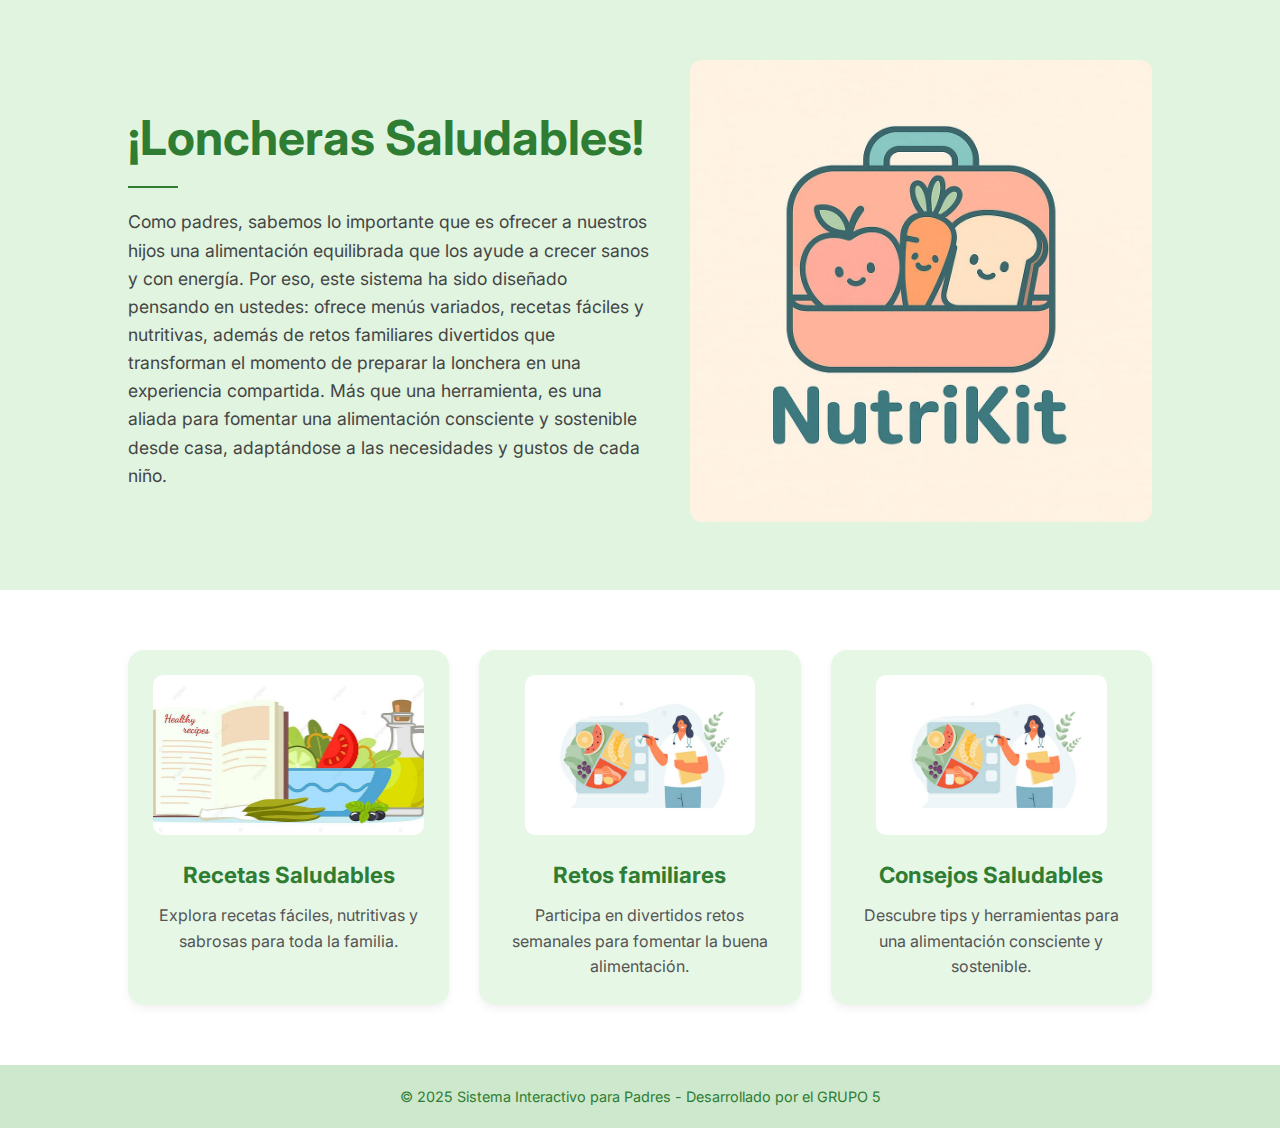
<file: index.html>
<!DOCTYPE html>
<html lang="es">
<head>
  <meta charset="UTF-8">
  <meta name="viewport" content="width=device-width, initial-scale=1.0">
  <title>Sistema Interactivo para Padres</title>
  <link rel="stylesheet" href="estilos.css">
  <link rel="preconnect" href="https://fonts.googleapis.com">
  <link rel="preconnect" href="https://fonts.gstatic.com" crossorigin>
  <link href="https://fonts.googleapis.com/css2?family=Inter:wght@400;700&display=swap" rel="stylesheet">
</head>
<body>

  <!-- Introducción -->
  <section class="introduccion">
    <div class="intro-texto">
      <h1>¡Loncheras Saludables!</h1>
      <hr>
      <p>
        Como padres, sabemos lo importante que es ofrecer a nuestros hijos una alimentación equilibrada que los ayude 
        a crecer sanos y con energía. Por eso, este sistema ha sido diseñado pensando en ustedes: ofrece menús variados, 
        recetas fáciles y nutritivas, además de retos familiares divertidos que transforman el momento de preparar la lonchera en
        una experiencia compartida. Más que una herramienta, es una aliada para fomentar una alimentación consciente y sostenible 
        desde casa, adaptándose a las necesidades y gustos de cada niño.
      </p>
    </div>
    <div class="intro-imagen">
      <img src="img/logo.jpeg" alt="Familia feliz preparando alimentos">
    </div>
  </section>

  <!-- Sección de tarjetas -->
  <section class="contenedor-tarjetas">
    <!-- Tarjeta 1 -->
    <a href="recetas.html" class="tarjeta">
      <img src="img/recetas.jpg" alt="Recetas Saludables">
      <h2>Recetas Saludables</h2>
      <p>Explora recetas fáciles, nutritivas y sabrosas para toda la familia.</p>
    </a>

    <!-- Tarjeta 2 -->
    <a href="retos.html" class="tarjeta">
      <img src="img/consejos.jpg" alt="Retos familiares">
      <h2>Retos familiares</h2>
      <p>Participa en divertidos retos semanales para fomentar la buena alimentación.</p>
    </a>

    <!-- Tarjeta 3 -->
    <a href="consejos.html" class="tarjeta">
      <img src="img/consejos.jpg" alt="Recetas Saludables">
      <h2>Consejos Saludables</h2>
      <p>Descubre tips y herramientas para una alimentación consciente y sostenible.</p>
    </a>
  </section>

  <!-- Pie de página -->
  <footer>
    <p>© 2025 Sistema Interactivo para Padres - Desarrollado por el GRUPO 5</p>
  </footer>

</body>
</html>
</file>
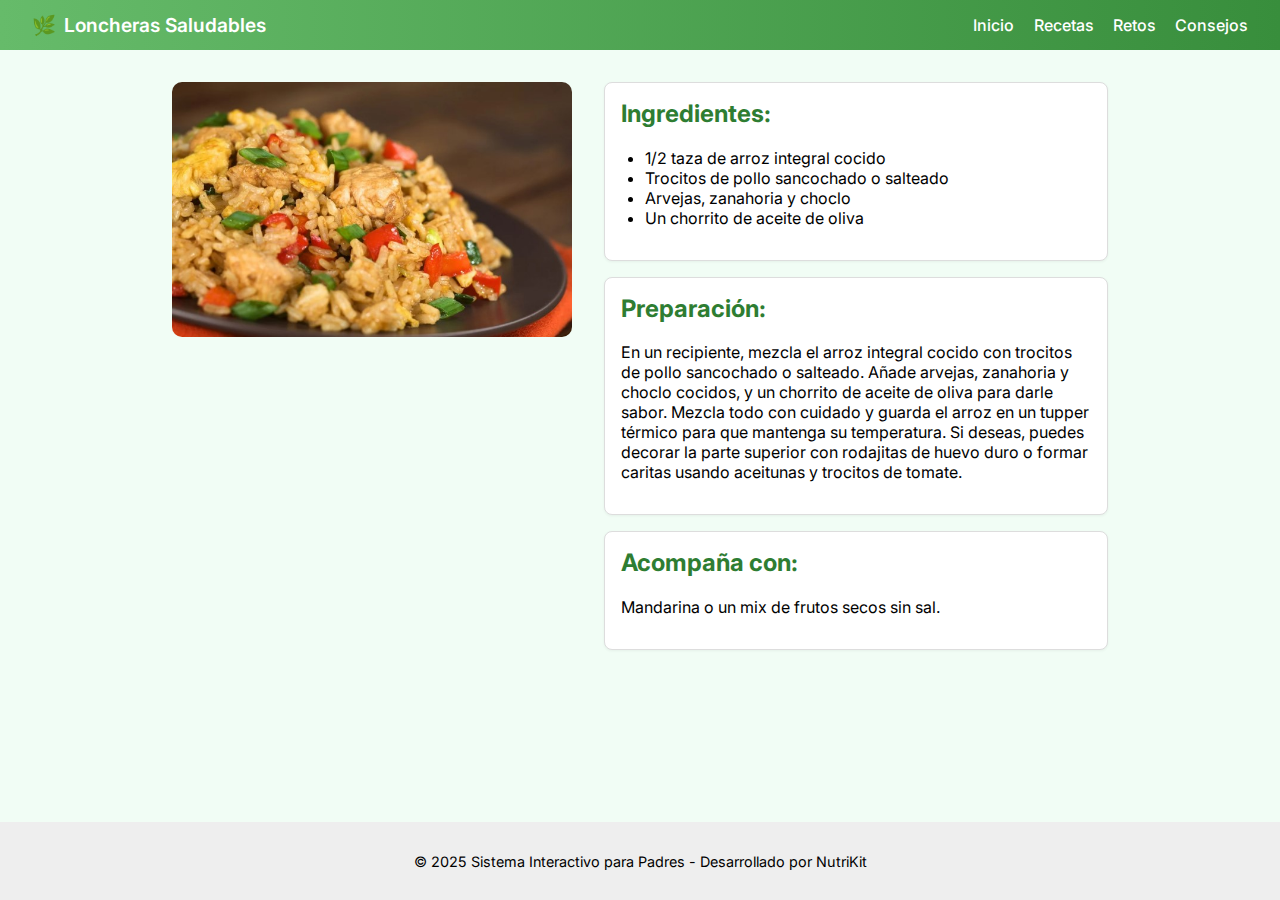
<file: arrozconpollo.html>
<!DOCTYPE html>
<html lang="es">
<head>
  <meta charset="UTF-8" />
  <meta name="viewport" content="width=device-width, initial-scale=1.0"/>
  <title>Arroz con pollo</title>
  <link href="https://fonts.googleapis.com/css2?family=Inter:wght@400;600&display=swap" rel="stylesheet">
  <style>
    * {
      box-sizing: border-box;
    }

    body {
      font-family: 'Inter', sans-serif;
      margin: 0;
      padding: 0;
      background-color: #f1fdf5;
      display: flex;
      flex-direction: column;
      min-height: 100vh;
    }

    /* NAVBAR */
    nav {
      background: linear-gradient(to right, #66bb6a, #388e3c);
      color: white;
      padding: 0.8rem 2rem;
      display: flex;
      justify-content: space-between;
      align-items: center;
    }

    nav .logo {
      display: flex;
      align-items: center;
      font-size: 1.2rem;
      font-weight: 600;
    }

    nav .logo::before {
      content: "🌿";
      margin-right: 0.5rem;
    }

    nav ul {
      list-style: none;
      display: flex;
      gap: 1.2rem;
      margin: 0;
      padding: 0;
    }

    nav ul li a {
      color: white;
      text-decoration: none;
      font-weight: 500;
      transition: color 0.3s;
    }

    nav ul li a:hover {
      color: #dcedc8;
    }

    /* CONTENIDO DE RECETA */
    .receta-contenido {
      display: flex;
      flex-direction: row;
      align-items: flex-start;
      gap: 2rem;
      padding: 2rem;
      max-width: 1000px;
      margin: auto;
      flex: 1;
    }

    .receta-contenido img {
      width: 45%;
      max-width: 400px;
      max-height: 400px;
      border-radius: 10px;
      object-fit: cover;
    }

    .receta-info {
      flex: 1;
      display: flex;
      flex-direction: column;
      gap: 1rem;
    }

    .recuadro {
      background-color: #fff;
      border: 1px solid #ddd;
      padding: 1rem;
      border-radius: 8px;
      box-shadow: 0 1px 3px rgba(0,0,0,0.05);
    }

    .recuadro h2 {
      margin-top: 0;
      color: #2e7d32;
    }

    ul {
      padding-left: 1.5rem;
    }

    /* FOOTER */
    footer {
      background-color: #eee;
      text-align: center;
      padding: 1rem;
      font-size: 0.9rem;
    }

    @media screen and (max-width: 768px) {
      .receta-contenido {
        flex-direction: column;
        align-items: center;
      }

      .receta-contenido img {
        width: 100%;
        max-height: 300px;
      }

      nav {
        flex-direction: column;
        gap: 0.5rem;
      }

      nav ul {
        flex-wrap: wrap;
        justify-content: center;
      }
    }
  </style>
</head>
<body>

  <!-- NAVBAR -->
  <nav>
    <div class="logo">Loncheras Saludables</div>
    <ul>
      <li><a href="index.html">Inicio</a></li>
      <li><a href="recetas.html">Recetas</a></li>
      <li><a href="retos.html">Retos</a></li>
      <li><a href="consejos.html">Consejos</a></li>
    </ul>
  </nav>

  <!-- CONTENIDO DE LA RECETA -->
  <main class="receta-contenido">
    <img src="img/recetas/arroz.jpg" alt="Muffins" />

    <div class="receta-info">
      <div class="recuadro">
        <h2>Ingredientes:</h2>
        <ul>
          <li>1/2 taza de arroz integral cocido</li>
          <li>Trocitos de pollo sancochado o salteado</li>
          <li>Arvejas, zanahoria y choclo</li>
          <li>Un chorrito de aceite de oliva</li>
        </ul>
      </div>

      <div class="recuadro">
        <h2>Preparación:</h2>
        <p>
          En un recipiente, mezcla el arroz integral cocido con trocitos de 
          pollo sancochado o salteado. Añade arvejas, zanahoria y choclo cocidos, 
          y un chorrito de aceite de oliva para darle sabor. Mezcla todo con cuidado 
          y guarda el arroz en un tupper térmico para que mantenga su temperatura. Si 
          deseas, puedes decorar la parte superior con rodajitas de huevo duro o formar 
          caritas usando aceitunas y trocitos de tomate.
        </p>
      </div>

      <div class="recuadro">
        <h2>Acompaña con:</h2>
        <p>
          Mandarina o un mix de frutos secos sin sal.
        </p>
      </div>
    </div>
  </main>

  <!-- FOOTER -->
  <footer>
    <p>© 2025 Sistema Interactivo para Padres - Desarrollado por NutriKit</p>
  </footer>

</body>
</html>
</file>
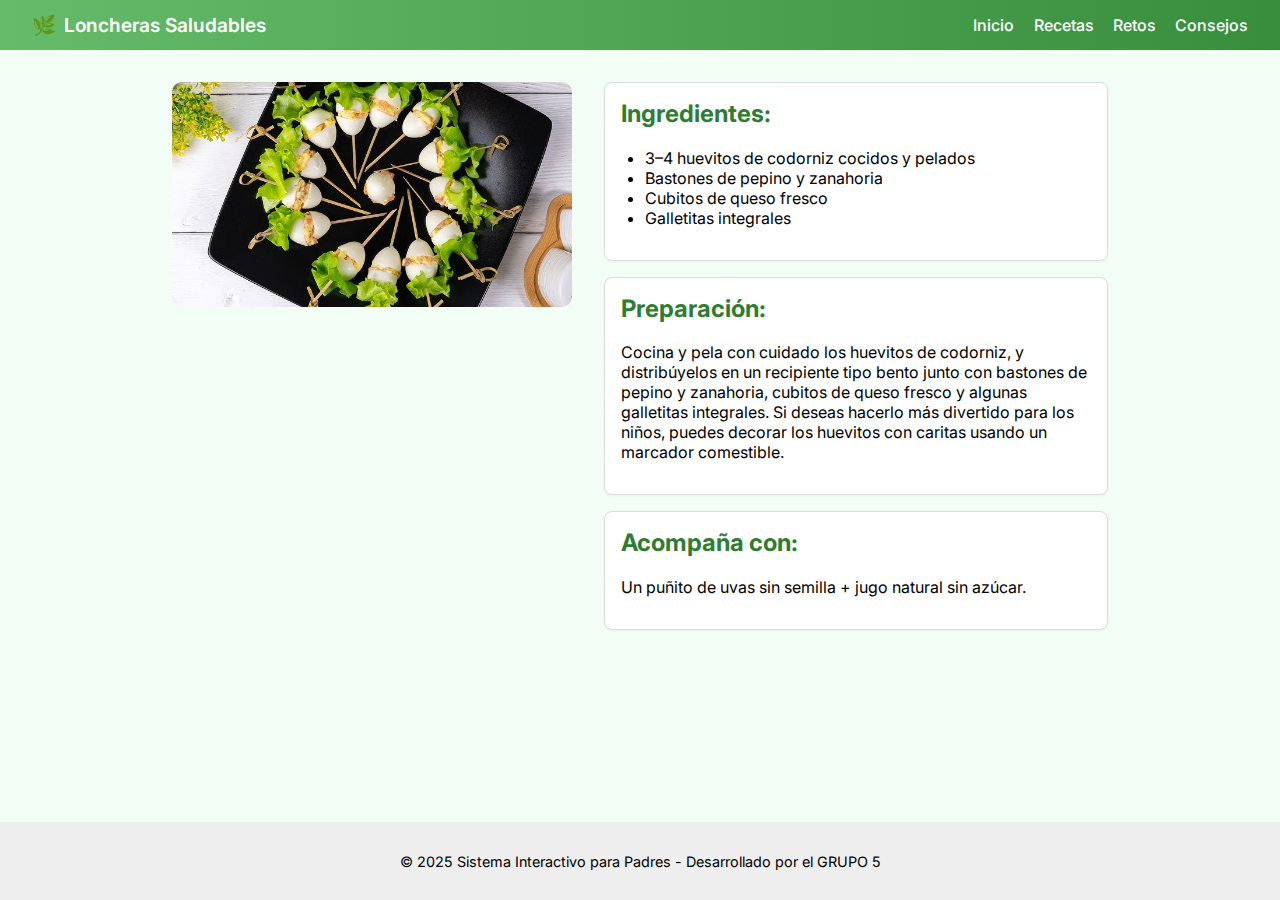
<file: bentocodorniz.html>
<!DOCTYPE html>
<html lang="es">
<head>
  <meta charset="UTF-8" />
  <meta name="viewport" content="width=device-width, initial-scale=1.0"/>
  <title>Bento de codorniz</title>
  <link href="https://fonts.googleapis.com/css2?family=Inter:wght@400;600&display=swap" rel="stylesheet">
  <style>
    * {
      box-sizing: border-box;
    }

    body {
      font-family: 'Inter', sans-serif;
      margin: 0;
      padding: 0;
      background-color: #f1fdf5;
      display: flex;
      flex-direction: column;
      min-height: 100vh;
    }

    /* NAVBAR */
    nav {
      background: linear-gradient(to right, #66bb6a, #388e3c);
      color: white;
      padding: 0.8rem 2rem;
      display: flex;
      justify-content: space-between;
      align-items: center;
    }

    nav .logo {
      display: flex;
      align-items: center;
      font-size: 1.2rem;
      font-weight: 600;
    }

    nav .logo::before {
      content: "🌿";
      margin-right: 0.5rem;
    }

    nav ul {
      list-style: none;
      display: flex;
      gap: 1.2rem;
      margin: 0;
      padding: 0;
    }

    nav ul li a {
      color: white;
      text-decoration: none;
      font-weight: 500;
      transition: color 0.3s;
    }

    nav ul li a:hover {
      color: #dcedc8;
    }

    /* CONTENIDO DE RECETA */
    .receta-contenido {
      display: flex;
      flex-direction: row;
      align-items: flex-start;
      gap: 2rem;
      padding: 2rem;
      max-width: 1000px;
      margin: auto;
      flex: 1;
    }

    .receta-contenido img {
      width: 45%;
      max-width: 400px;
      max-height: 400px;
      border-radius: 10px;
      object-fit: cover;
    }

    .receta-info {
      flex: 1;
      display: flex;
      flex-direction: column;
      gap: 1rem;
    }

    .recuadro {
      background-color: #fff;
      border: 1px solid #ddd;
      padding: 1rem;
      border-radius: 8px;
      box-shadow: 0 1px 3px rgba(0,0,0,0.05);
    }

    .recuadro h2 {
      margin-top: 0;
      color: #2e7d32;
    }

    ul {
      padding-left: 1.5rem;
    }

    /* FOOTER */
    footer {
      background-color: #eee;
      text-align: center;
      padding: 1rem;
      font-size: 0.9rem;
    }

    @media screen and (max-width: 768px) {
      .receta-contenido {
        flex-direction: column;
        align-items: center;
      }

      .receta-contenido img {
        width: 100%;
        max-height: 300px;
      }

      nav {
        flex-direction: column;
        gap: 0.5rem;
      }

      nav ul {
        flex-wrap: wrap;
        justify-content: center;
      }
    }
  </style>
</head>
<body>

  <!-- NAVBAR -->
  <nav>
    <div class="logo">Loncheras Saludables</div>
    <ul>
      <li><a href="index.html">Inicio</a></li>
      <li><a href="recetas.html">Recetas</a></li>
      <li><a href="retos.html">Retos</a></li>
      <li><a href="consejos.html">Consejos</a></li>
    </ul>
  </nav>

  <!-- CONTENIDO DE LA RECETA -->
  <main class="receta-contenido">
    <img src="img/recetas/bento.jpg" alt="Bento de Huevos de codorniz" />

    <div class="receta-info">
      <div class="recuadro">
        <h2>Ingredientes:</h2>
        <ul>
          <li>3–4 huevitos de codorniz cocidos y pelados</li>
          <li>Bastones de pepino y zanahoria</li>
          <li>Cubitos de queso fresco</li>
          <li>Galletitas integrales</li>
        </ul>
      </div>

      <div class="recuadro">
        <h2>Preparación:</h2>
        <p>
          Cocina y pela con cuidado los huevitos de codorniz, y distribúyelos en un recipiente 
          tipo bento junto con bastones de pepino y zanahoria, cubitos de queso fresco y algunas 
          galletitas integrales. Si deseas hacerlo más divertido para los niños, puedes decorar los 
          huevitos con caritas usando un marcador comestible.
        </p>
      </div>

      <div class="recuadro">
        <h2>Acompaña con:</h2>
        <p>
          Un puñito de uvas sin semilla + jugo natural sin azúcar.
        </p>
      </div>
    </div>
  </main>

  <!-- FOOTER -->
  <footer>
    <p>© 2025 Sistema Interactivo para Padres - Desarrollado por el GRUPO 5</p>
  </footer>

</body>
</html>
</file>
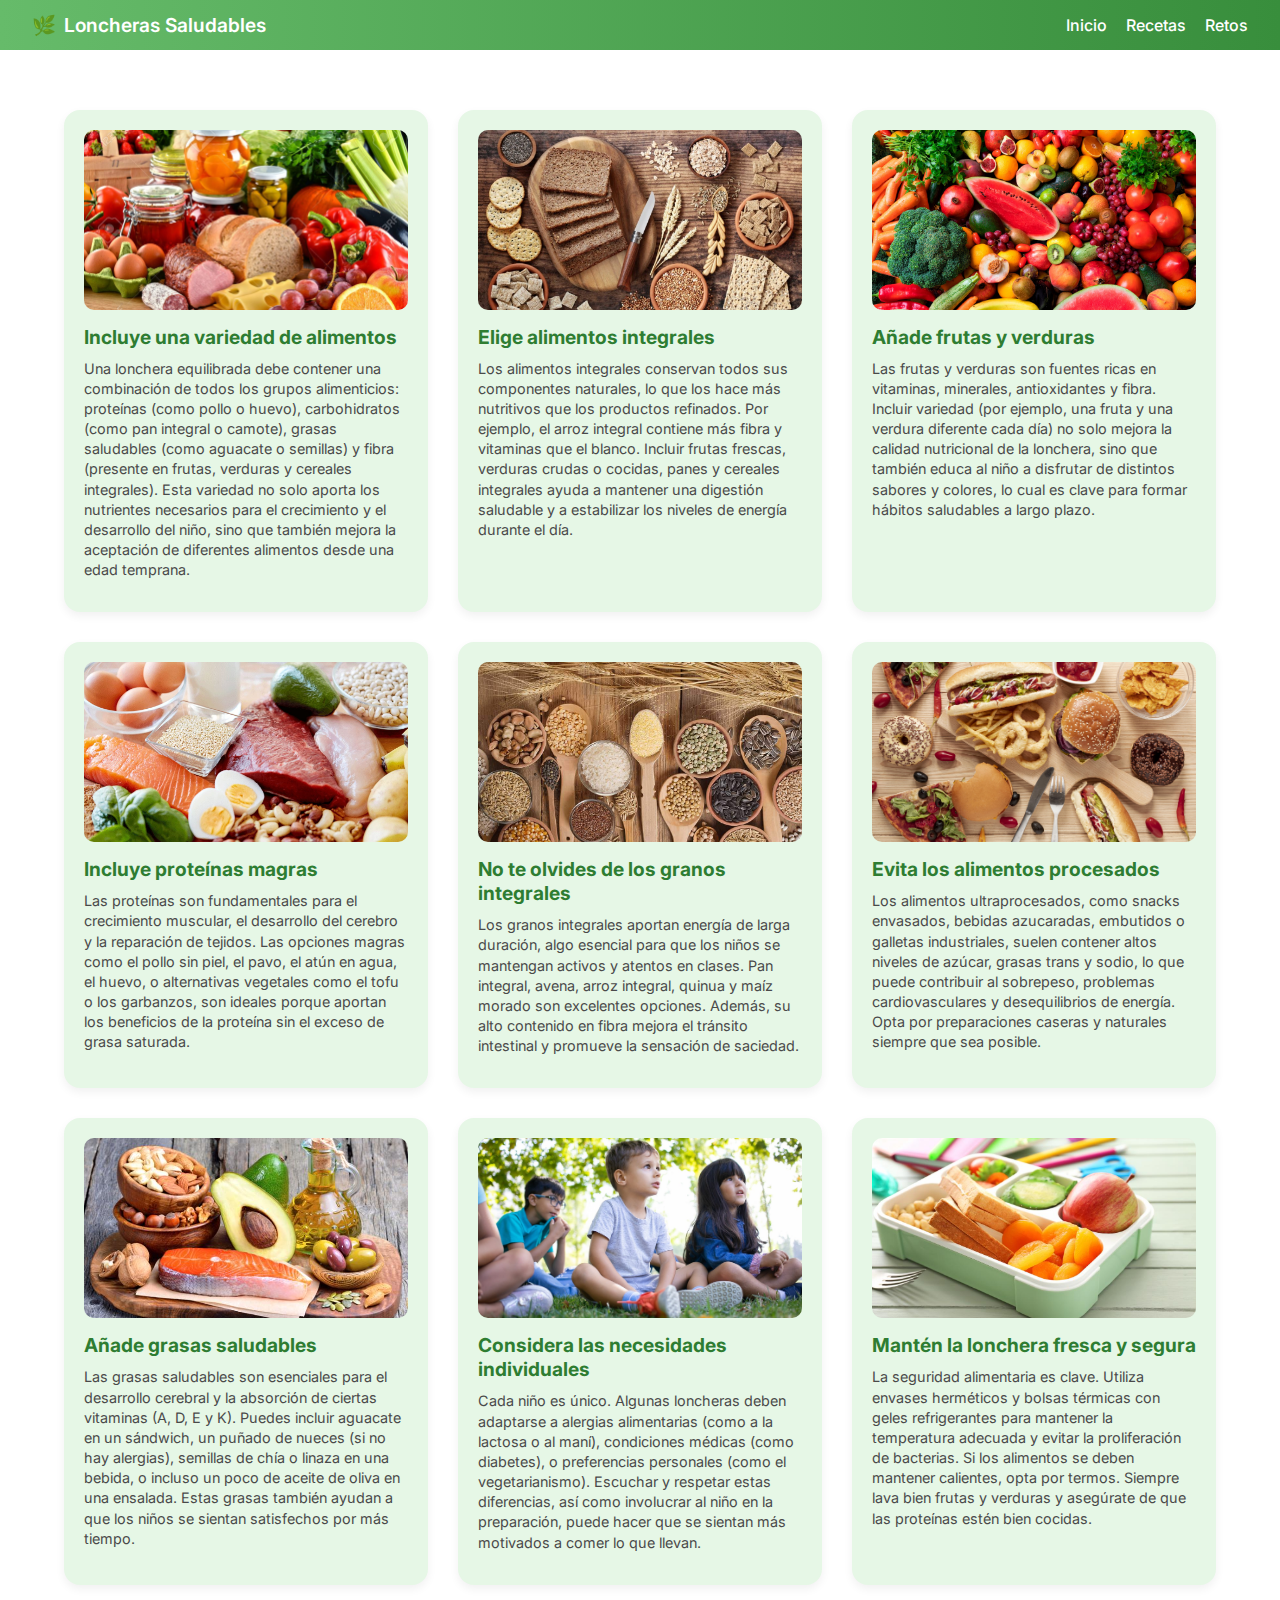
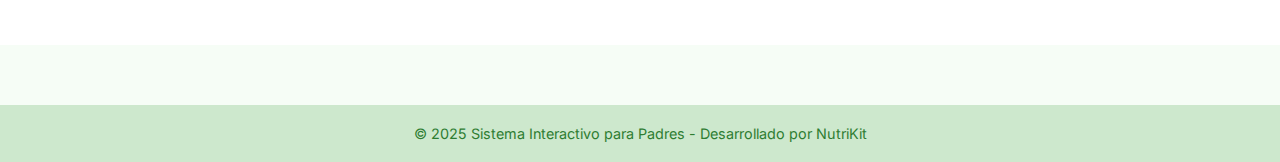
<file: consejos.html>
<!DOCTYPE html>
<html lang="es">
<head>
  <meta charset="UTF-8" />
  <meta name="viewport" content="width=device-width, initial-scale=1" />
  <title>Consejos Saludables</title>
  <link rel="stylesheet" href="stirecetas.css" />
  <link rel="preconnect" href="https://fonts.googleapis.com" />
  <link rel="preconnect" href="https://fonts.gstatic.com" crossorigin />
  <link href="https://fonts.googleapis.com/css2?family=Inter:wght@400;700&display=swap" rel="stylesheet" />
</head>
<body>
  
  <!-- NAVBAR -->
  <nav>
    <div class="logo">Loncheras Saludables</div>
    <ul>
      <li><a href="index.html">Inicio</a></li>
      <li><a href="recetas.html">Recetas</a></li>
      <li><a href="retos.html">Retos</a></li>
    </ul>
  </nav>

  <section class="recetas-container">

    <div class="receta">
      <img src="img/consejos/img1.jpg" alt="Hidratación adecuada" />
      <h2>Incluye una variedad de alimentos</h2>
      <p class="descripcion">
        Una lonchera equilibrada debe contener una combinación de todos los grupos alimenticios: 
        proteínas (como pollo o huevo), carbohidratos (como pan integral o camote), grasas saludables 
        (como aguacate o semillas) y fibra (presente en frutas, verduras y cereales integrales). Esta 
        variedad no solo aporta los nutrientes necesarios para el crecimiento y el desarrollo del niño, 
        sino que también mejora la aceptación de diferentes alimentos desde una edad temprana.
      </p>
    </div>

    <div class="receta">
      <img src="img/consejos/img2.jpg" alt="Loncheras coloridas" />
      <h2>Elige alimentos integrales</h2>
      <p class="descripcion">
        Los alimentos integrales conservan todos sus componentes naturales, lo que los hace más nutritivos 
        que los productos refinados. Por ejemplo, el arroz integral contiene más fibra y vitaminas que el blanco. 
        Incluir frutas frescas, verduras crudas o cocidas, panes y cereales integrales ayuda a mantener una digestión 
        saludable y a estabilizar los niveles de energía durante el día.
      </p>
    </div>

    <div class="receta">
      <img src="img/consejos/img3.jpg" alt="Planificación semanal" />
      <h2>Añade frutas y verduras</h2>
      <p class="descripcion">
        Las frutas y verduras son fuentes ricas en vitaminas, minerales, antioxidantes y fibra. Incluir variedad 
        (por ejemplo, una fruta y una verdura diferente cada día) no solo mejora la calidad nutricional de la lonchera, sino 
        que también educa al niño a disfrutar de distintos sabores y colores, lo cual es clave para formar hábitos saludables 
        a largo plazo.
      </p>
    </div>

    <div class="receta">
      <img src="img/consejos/img4.jpg" alt="Planificación semanal" />
      <h2>Incluye proteínas magras</h2>
      <p class="descripcion">
        Las proteínas son fundamentales para el crecimiento muscular, el desarrollo del cerebro y la reparación de tejidos. 
        Las opciones magras como el pollo sin piel, el pavo, el atún en agua, el huevo, o alternativas vegetales como el tofu 
        o los garbanzos, son ideales porque aportan los beneficios de la proteína sin el exceso de grasa saturada.
      </p>
    </div> 

    <div class="receta">
      <img src="img/consejos/img5.jpg" alt="Planificación semanal" />
      <h2>No te olvides de los granos integrales</h2>
      <p class="descripcion">
        Los granos integrales aportan energía de larga duración, algo esencial para que los 
        niños se mantengan activos y atentos en clases. Pan integral, avena, arroz integral, quinua 
        y maíz morado son excelentes opciones. Además, su alto contenido en fibra mejora el tránsito 
        intestinal y promueve la sensación de saciedad.
      </p>
    </div> 

    <div class="receta">
      <img src="img/consejos/img6.jpg" alt="Planificación semanal" />
      <h2>Evita los alimentos procesados</h2>
      <p class="descripcion">
        Los alimentos ultraprocesados, como snacks envasados, bebidas azucaradas, embutidos o galletas 
        industriales, suelen contener altos niveles de azúcar, grasas trans y sodio, lo que puede contribuir 
        al sobrepeso, problemas cardiovasculares y desequilibrios de energía. Opta por preparaciones caseras 
        y naturales siempre que sea posible.
      </p>
    </div> 

    <div class="receta">
      <img src="img/consejos/img7.jpg" alt="Planificación semanal" />
      <h2>Añade grasas saludables</h2>
      <p class="descripcion">
        Las grasas saludables son esenciales para el desarrollo cerebral y la absorción de ciertas vitaminas 
        (A, D, E y K). Puedes incluir aguacate en un sándwich, un puñado de nueces (si no hay alergias), semillas 
        de chía o linaza en una bebida, o incluso un poco de aceite de oliva en una ensalada. Estas grasas también 
        ayudan a que los niños se sientan satisfechos por más tiempo.
      </p>
    </div> 

    <div class="receta">
      <img src="img/consejos/img8.jpg" alt="Planificación semanal" />
      <h2>Considera las necesidades individuales</h2>
      <p class="descripcion">
        Cada niño es único. Algunas loncheras deben adaptarse a alergias alimentarias (como a la lactosa o al maní), 
        condiciones médicas (como diabetes), o preferencias personales (como el vegetarianismo). Escuchar y respetar 
        estas diferencias, así como involucrar al niño en la preparación, puede hacer que se sientan más motivados a 
        comer lo que llevan.
      </p>
    </div> 

    <div class="receta">
      <img src="img/consejos/img9.jpg" alt="Planificación semanal" />
      <h2>Mantén la lonchera fresca y segura</h2>
      <p class="descripcion">
        La seguridad alimentaria es clave. Utiliza envases herméticos y bolsas térmicas con geles refrigerantes 
        para mantener la temperatura adecuada y evitar la proliferación de bacterias. Si los alimentos se deben 
        mantener calientes, opta por termos. Siempre lava bien frutas y verduras y asegúrate de que las proteínas 
        estén bien cocidas.
      </p>
    </div> 

    <!-- Agrega más consejos aquí con el mismo formato -->

  </section>

  <footer>
    <p>© 2025 Sistema Interactivo para Padres - Desarrollado por NutriKit</p>
  </footer>

</body>
</html>
</file>
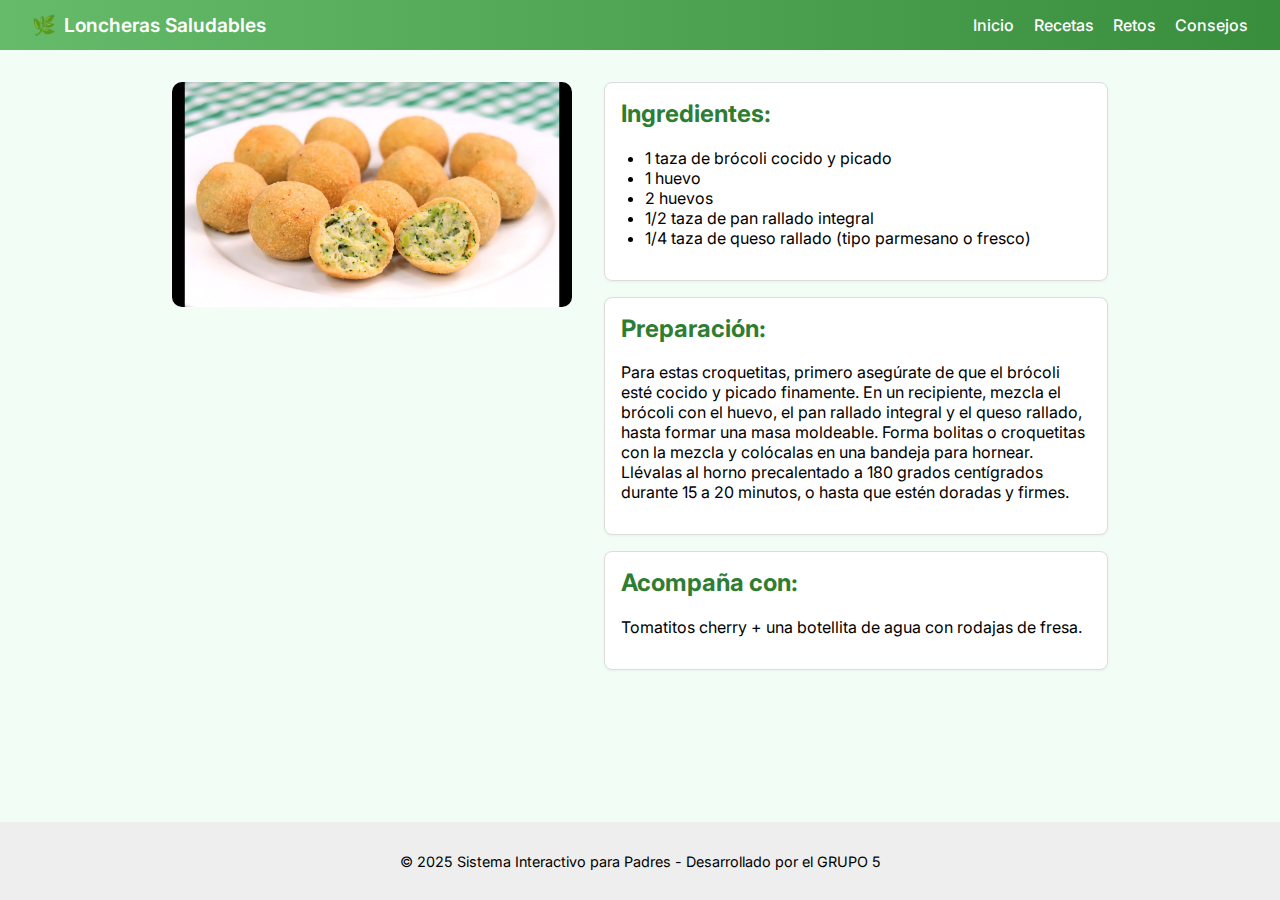
<file: croquetasbrocoli.html>
<!DOCTYPE html>
<html lang="es">
<head>
  <meta charset="UTF-8" />
  <meta name="viewport" content="width=device-width, initial-scale=1.0"/>
  <title>Croquetas de brocoli</title>
  <link href="https://fonts.googleapis.com/css2?family=Inter:wght@400;600&display=swap" rel="stylesheet">
  <style>
    * {
      box-sizing: border-box;
    }

    body {
      font-family: 'Inter', sans-serif;
      margin: 0;
      padding: 0;
      background-color: #f1fdf5;
      display: flex;
      flex-direction: column;
      min-height: 100vh;
    }

    /* NAVBAR */
    nav {
      background: linear-gradient(to right, #66bb6a, #388e3c);
      color: white;
      padding: 0.8rem 2rem;
      display: flex;
      justify-content: space-between;
      align-items: center;
    }

    nav .logo {
      display: flex;
      align-items: center;
      font-size: 1.2rem;
      font-weight: 600;
    }

    nav .logo::before {
      content: "🌿";
      margin-right: 0.5rem;
    }

    nav ul {
      list-style: none;
      display: flex;
      gap: 1.2rem;
      margin: 0;
      padding: 0;
    }

    nav ul li a {
      color: white;
      text-decoration: none;
      font-weight: 500;
      transition: color 0.3s;
    }

    nav ul li a:hover {
      color: #dcedc8;
    }

    /* CONTENIDO DE RECETA */
    .receta-contenido {
      display: flex;
      flex-direction: row;
      align-items: flex-start;
      gap: 2rem;
      padding: 2rem;
      max-width: 1000px;
      margin: auto;
      flex: 1;
    }

    .receta-contenido img {
      width: 45%;
      max-width: 400px;
      max-height: 400px;
      border-radius: 10px;
      object-fit: cover;
    }

    .receta-info {
      flex: 1;
      display: flex;
      flex-direction: column;
      gap: 1rem;
    }

    .recuadro {
      background-color: #fff;
      border: 1px solid #ddd;
      padding: 1rem;
      border-radius: 8px;
      box-shadow: 0 1px 3px rgba(0,0,0,0.05);
    }

    .recuadro h2 {
      margin-top: 0;
      color: #2e7d32;
    }

    ul {
      padding-left: 1.5rem;
    }

    /* FOOTER */
    footer {
      background-color: #eee;
      text-align: center;
      padding: 1rem;
      font-size: 0.9rem;
    }

    @media screen and (max-width: 768px) {
      .receta-contenido {
        flex-direction: column;
        align-items: center;
      }

      .receta-contenido img {
        width: 100%;
        max-height: 300px;
      }

      nav {
        flex-direction: column;
        gap: 0.5rem;
      }

      nav ul {
        flex-wrap: wrap;
        justify-content: center;
      }
    }
  </style>
</head>
<body>

  <!-- NAVBAR -->
  <nav>
    <div class="logo">Loncheras Saludables</div>
    <ul>
      <li><a href="index.html">Inicio</a></li>
      <li><a href="recetas.html">Recetas</a></li>
      <li><a href="retos.html">Retos</a></li>
      <li><a href="consejos.html">Consejos</a></li>
    </ul>
  </nav>

  <!-- CONTENIDO DE LA RECETA -->
  <main class="receta-contenido">
    <img src="img/recetas/croquetas.jpg" alt="Croquetas" />

    <div class="receta-info">
      <div class="recuadro">
        <h2>Ingredientes:</h2>
        <ul>
          <li>1 taza de brócoli cocido y picado</li>
          <li>1 huevo</li>
          <li>2 huevos</li>
          <li>1/2 taza de pan rallado integral</li>
          <li>1/4 taza de queso rallado (tipo parmesano o fresco)</li>
        </ul>
      </div>

      <div class="recuadro">
        <h2>Preparación:</h2>
        <p>
          Para estas croquetitas, primero asegúrate de que el brócoli esté cocido 
          y picado finamente. En un recipiente, mezcla el brócoli con el huevo, el 
          pan rallado integral y el queso rallado, hasta formar una masa moldeable. 
          Forma bolitas o croquetitas con la mezcla y colócalas en una bandeja para hornear. 
          Llévalas al horno precalentado a 180 grados centígrados durante 15 a 20 minutos, o 
          hasta que estén doradas y firmes.
        </p>
      </div>

      <div class="recuadro">
        <h2>Acompaña con:</h2>
        <p>
          Tomatitos cherry + una botellita de agua con rodajas de fresa.
        </p>
      </div>
    </div>
  </main>

  <!-- FOOTER -->
  <footer>
    <p>© 2025 Sistema Interactivo para Padres - Desarrollado por el GRUPO 5</p>
  </footer>

</body>
</html>
</file>
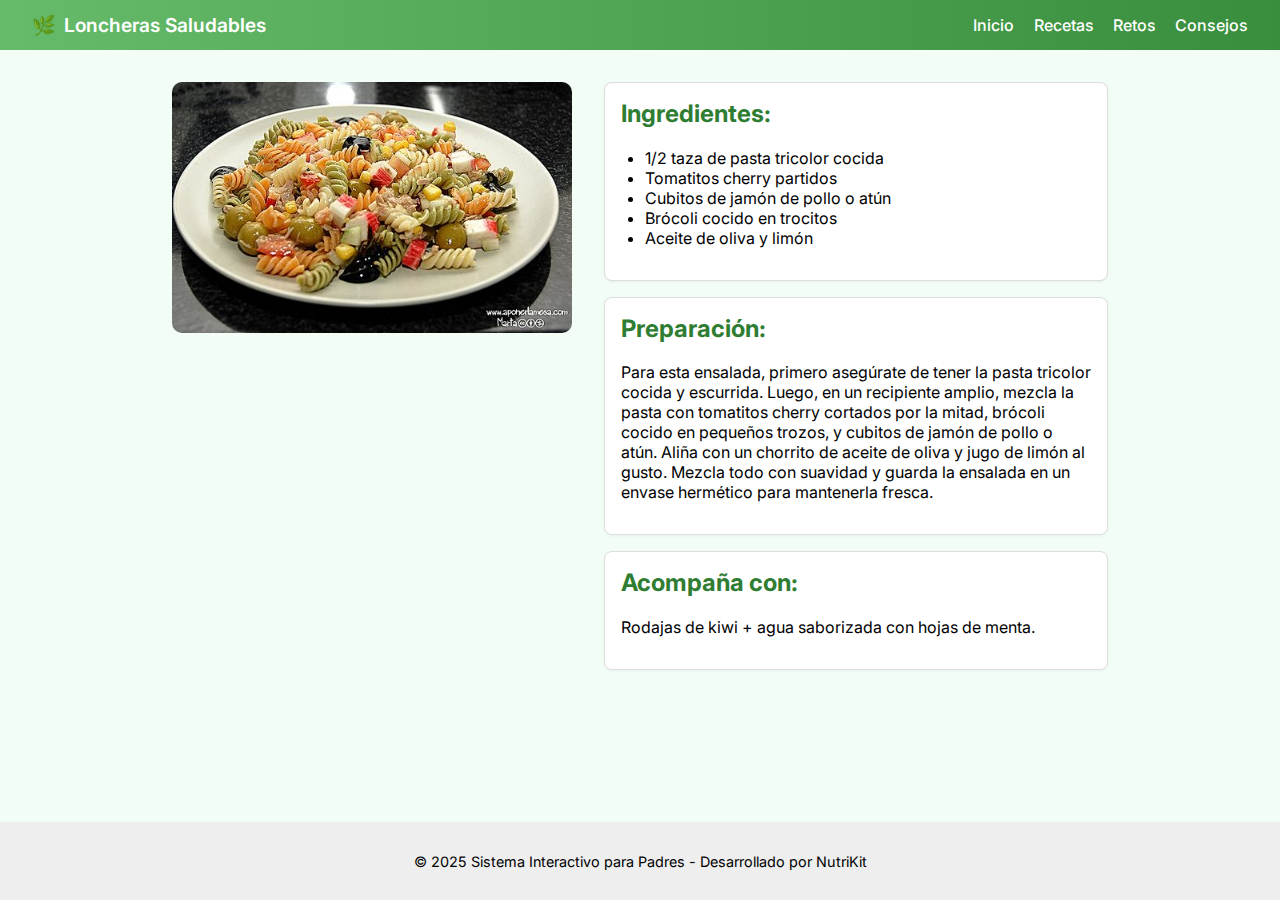
<file: ensaladapastatricolor.html>
<!DOCTYPE html>
<html lang="es">
<head>
  <meta charset="UTF-8" />
  <meta name="viewport" content="width=device-width, initial-scale=1.0"/>
  <title>Ensalada de pasta tricolor</title>
  <link href="https://fonts.googleapis.com/css2?family=Inter:wght@400;600&display=swap" rel="stylesheet">
  <style>
    * {
      box-sizing: border-box;
    }

    body {
      font-family: 'Inter', sans-serif;
      margin: 0;
      padding: 0;
      background-color: #f1fdf5;
      display: flex;
      flex-direction: column;
      min-height: 100vh;
    }

    /* NAVBAR */
    nav {
      background: linear-gradient(to right, #66bb6a, #388e3c);
      color: white;
      padding: 0.8rem 2rem;
      display: flex;
      justify-content: space-between;
      align-items: center;
    }

    nav .logo {
      display: flex;
      align-items: center;
      font-size: 1.2rem;
      font-weight: 600;
    }

    nav .logo::before {
      content: "🌿";
      margin-right: 0.5rem;
    }

    nav ul {
      list-style: none;
      display: flex;
      gap: 1.2rem;
      margin: 0;
      padding: 0;
    }

    nav ul li a {
      color: white;
      text-decoration: none;
      font-weight: 500;
      transition: color 0.3s;
    }

    nav ul li a:hover {
      color: #dcedc8;
    }

    /* CONTENIDO DE RECETA */
    .receta-contenido {
      display: flex;
      flex-direction: row;
      align-items: flex-start;
      gap: 2rem;
      padding: 2rem;
      max-width: 1000px;
      margin: auto;
      flex: 1;
    }

    .receta-contenido img {
      width: 45%;
      max-width: 400px;
      max-height: 400px;
      border-radius: 10px;
      object-fit: cover;
    }

    .receta-info {
      flex: 1;
      display: flex;
      flex-direction: column;
      gap: 1rem;
    }

    .recuadro {
      background-color: #fff;
      border: 1px solid #ddd;
      padding: 1rem;
      border-radius: 8px;
      box-shadow: 0 1px 3px rgba(0,0,0,0.05);
    }

    .recuadro h2 {
      margin-top: 0;
      color: #2e7d32;
    }

    ul {
      padding-left: 1.5rem;
    }

    /* FOOTER */
    footer {
      background-color: #eee;
      text-align: center;
      padding: 1rem;
      font-size: 0.9rem;
    }

    @media screen and (max-width: 768px) {
      .receta-contenido {
        flex-direction: column;
        align-items: center;
      }

      .receta-contenido img {
        width: 100%;
        max-height: 300px;
      }

      nav {
        flex-direction: column;
        gap: 0.5rem;
      }

      nav ul {
        flex-wrap: wrap;
        justify-content: center;
      }
    }
  </style>
</head>
<body>

  <!-- NAVBAR -->
  <nav>
    <div class="logo">Loncheras Saludables</div>
    <ul>
      <li><a href="index.html">Inicio</a></li>
      <li><a href="recetas.html">Recetas</a></li>
      <li><a href="retos.html">Retos</a></li>
      <li><a href="consejos.html">Consejos</a></li>
    </ul>
  </nav>

  <!-- CONTENIDO DE LA RECETA -->
  <main class="receta-contenido">
    <img src="img/recetas/ensalada.jpg" alt="Ensalada" />

    <div class="receta-info">
      <div class="recuadro">
        <h2>Ingredientes:</h2>
        <ul>
          <li>1/2 taza de pasta tricolor cocida</li>
          <li>Tomatitos cherry partidos</li>
          <li>Cubitos de jamón de pollo o atún</li>
          <li>Brócoli cocido en trocitos</li>
          <li>Aceite de oliva y limón</li>
        </ul>
      </div>

      <div class="recuadro">
        <h2>Preparación:</h2>
        <p>
          Para esta ensalada, primero asegúrate de tener la pasta tricolor cocida 
          y escurrida. Luego, en un recipiente amplio, mezcla la pasta con tomatitos 
          cherry cortados por la mitad, brócoli cocido en pequeños trozos, y cubitos de 
          jamón de pollo o atún. Aliña con un chorrito de aceite de oliva y jugo de limón 
          al gusto. Mezcla todo con suavidad y guarda la ensalada en un envase hermético para 
          mantenerla fresca.
        </p>
      </div>

      <div class="recuadro">
        <h2>Acompaña con:</h2>
        <p>
          Rodajas de kiwi + agua saborizada con hojas de menta.
        </p>
      </div>
    </div>
  </main>

  <!-- FOOTER -->
  <footer>
    <p>© 2025 Sistema Interactivo para Padres - Desarrollado por NutriKit</p>
  </footer>

</body>
</html>
</file>
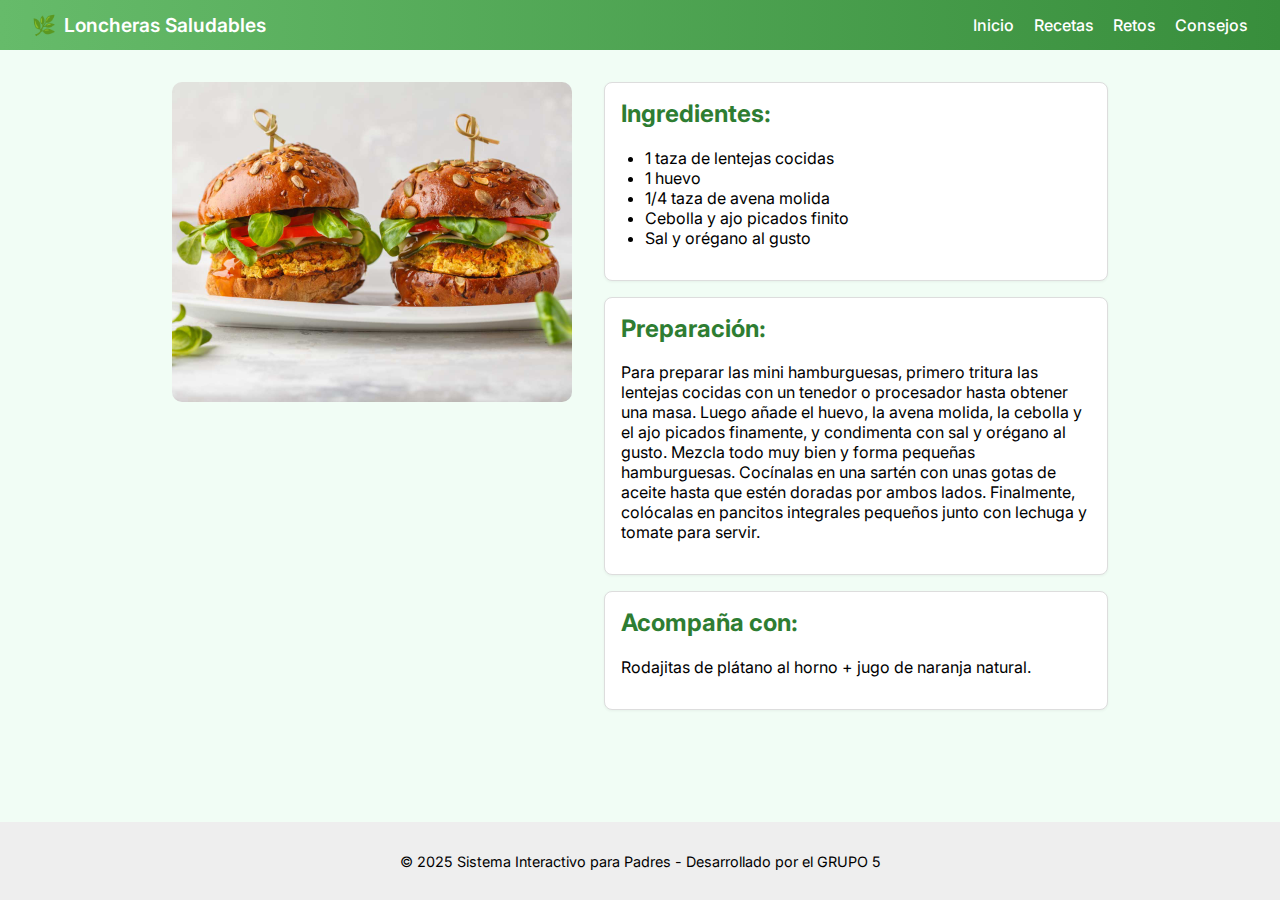
<file: hamburguesaslentejas.html>
<!DOCTYPE html>
<html lang="es">
<head>
  <meta charset="UTF-8" />
  <meta name="viewport" content="width=device-width, initial-scale=1.0"/>
  <title>Hamburguesa de lentejas</title>
  <link href="https://fonts.googleapis.com/css2?family=Inter:wght@400;600&display=swap" rel="stylesheet">
  <style>
    * {
      box-sizing: border-box;
    }

    body {
      font-family: 'Inter', sans-serif;
      margin: 0;
      padding: 0;
      background-color: #f1fdf5;
      display: flex;
      flex-direction: column;
      min-height: 100vh;
    }

    /* NAVBAR */
    nav {
      background: linear-gradient(to right, #66bb6a, #388e3c);
      color: white;
      padding: 0.8rem 2rem;
      display: flex;
      justify-content: space-between;
      align-items: center;
    }

    nav .logo {
      display: flex;
      align-items: center;
      font-size: 1.2rem;
      font-weight: 600;
    }

    nav .logo::before {
      content: "🌿";
      margin-right: 0.5rem;
    }

    nav ul {
      list-style: none;
      display: flex;
      gap: 1.2rem;
      margin: 0;
      padding: 0;
    }

    nav ul li a {
      color: white;
      text-decoration: none;
      font-weight: 500;
      transition: color 0.3s;
    }

    nav ul li a:hover {
      color: #dcedc8;
    }

    /* CONTENIDO DE RECETA */
    .receta-contenido {
      display: flex;
      flex-direction: row;
      align-items: flex-start;
      gap: 2rem;
      padding: 2rem;
      max-width: 1000px;
      margin: auto;
      flex: 1;
    }

    .receta-contenido img {
      width: 45%;
      max-width: 400px;
      max-height: 400px;
      border-radius: 10px;
      object-fit: cover;
    }

    .receta-info {
      flex: 1;
      display: flex;
      flex-direction: column;
      gap: 1rem;
    }

    .recuadro {
      background-color: #fff;
      border: 1px solid #ddd;
      padding: 1rem;
      border-radius: 8px;
      box-shadow: 0 1px 3px rgba(0,0,0,0.05);
    }

    .recuadro h2 {
      margin-top: 0;
      color: #2e7d32;
    }

    ul {
      padding-left: 1.5rem;
    }

    /* FOOTER */
    footer {
      background-color: #eee;
      text-align: center;
      padding: 1rem;
      font-size: 0.9rem;
    }

    @media screen and (max-width: 768px) {
      .receta-contenido {
        flex-direction: column;
        align-items: center;
      }

      .receta-contenido img {
        width: 100%;
        max-height: 300px;
      }

      nav {
        flex-direction: column;
        gap: 0.5rem;
      }

      nav ul {
        flex-wrap: wrap;
        justify-content: center;
      }
    }
  </style>
</head>
<body>

  <!-- NAVBAR -->
  <nav>
    <div class="logo">Loncheras Saludables</div>
    <ul>
      <li><a href="index.html">Inicio</a></li>
      <li><a href="recetas.html">Recetas</a></li>
      <li><a href="retos.html">Retos</a></li>
      <li><a href="consejos.html">Consejos</a></li>
    </ul>
  </nav>

  <!-- CONTENIDO DE LA RECETA -->
  <main class="receta-contenido">
    <img src="img/recetas/hamburguesas.jpg" alt="hamburguesas" />

    <div class="receta-info">
      <div class="recuadro">
        <h2>Ingredientes:</h2>
        <ul>
          <li>1 taza de lentejas cocidas</li>
          <li>1 huevo</li>
          <li>1/4 taza de avena molida</li>
          <li>Cebolla y ajo picados finito</li>
          <li>Sal y orégano al gusto</li>
        </ul>
      </div>

      <div class="recuadro">
        <h2>Preparación:</h2>
        <p>
          Para preparar las mini hamburguesas, primero tritura las lentejas 
          cocidas con un tenedor o procesador hasta obtener una masa. Luego 
          añade el huevo, la avena molida, la cebolla y el ajo picados finamente, 
          y condimenta con sal y orégano al gusto. Mezcla todo muy bien y forma 
          pequeñas hamburguesas. Cocínalas en una sartén con unas gotas de aceite 
          hasta que estén doradas por ambos lados. Finalmente, colócalas en pancitos 
          integrales pequeños junto con lechuga y tomate para servir.
        </p>
      </div>

      <div class="recuadro">
        <h2>Acompaña con:</h2>
        <p>
          Rodajitas de plátano al horno + jugo de naranja natural.
        </p>
      </div>
    </div>
  </main>

  <!-- FOOTER -->
  <footer>
    <p>© 2025 Sistema Interactivo para Padres - Desarrollado por el GRUPO 5</p>
  </footer>

</body>
</html>
</file>
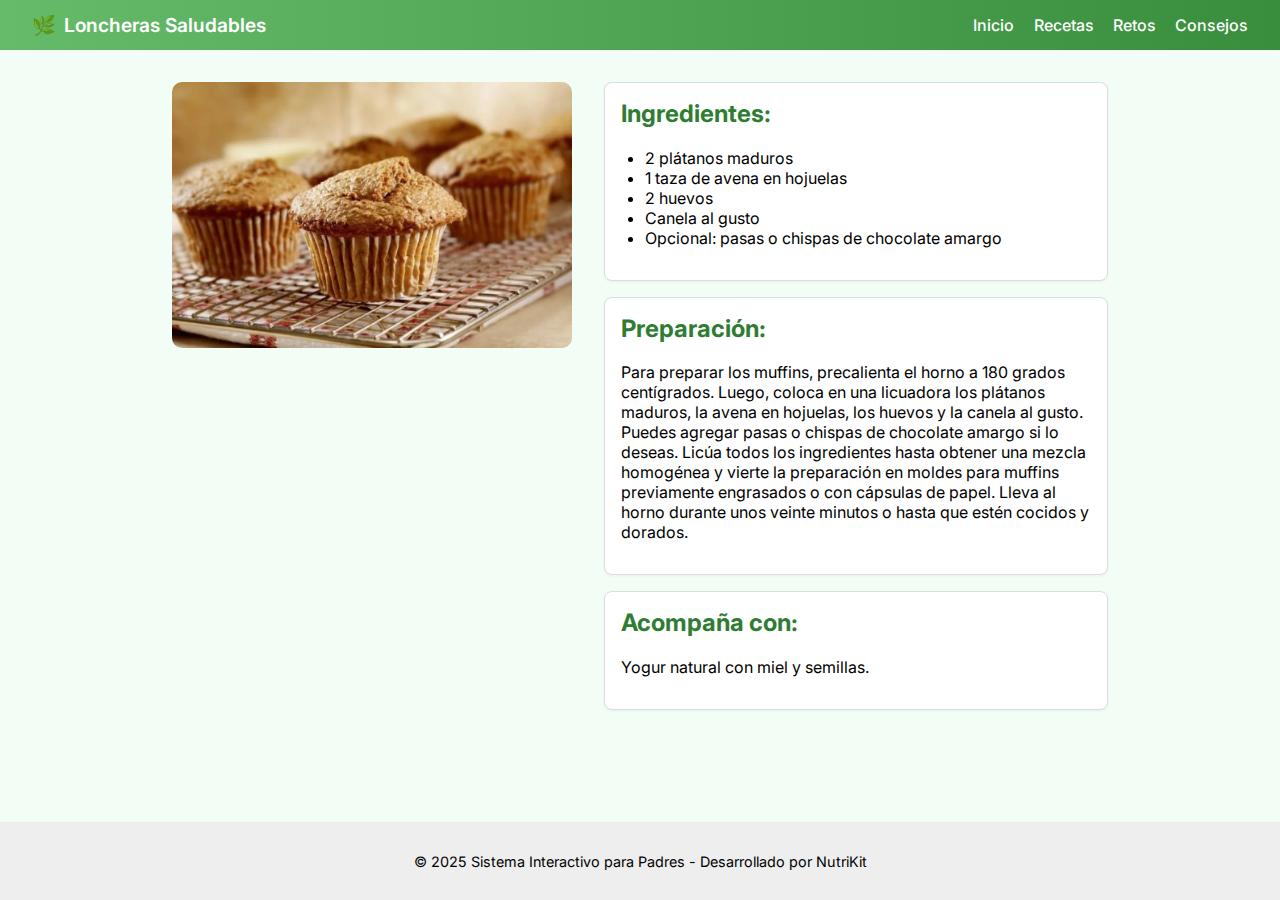
<file: muffinsdeplatano.html>
<!DOCTYPE html>
<html lang="es">
<head>
  <meta charset="UTF-8" />
  <meta name="viewport" content="width=device-width, initial-scale=1.0"/>
  <title>Muffins de platano</title>
  <link href="https://fonts.googleapis.com/css2?family=Inter:wght@400;600&display=swap" rel="stylesheet">
  <style>
    * {
      box-sizing: border-box;
    }

    body {
      font-family: 'Inter', sans-serif;
      margin: 0;
      padding: 0;
      background-color: #f1fdf5;
      display: flex;
      flex-direction: column;
      min-height: 100vh;
    }

    /* NAVBAR */
    nav {
      background: linear-gradient(to right, #66bb6a, #388e3c);
      color: white;
      padding: 0.8rem 2rem;
      display: flex;
      justify-content: space-between;
      align-items: center;
    }

    nav .logo {
      display: flex;
      align-items: center;
      font-size: 1.2rem;
      font-weight: 600;
    }

    nav .logo::before {
      content: "🌿";
      margin-right: 0.5rem;
    }

    nav ul {
      list-style: none;
      display: flex;
      gap: 1.2rem;
      margin: 0;
      padding: 0;
    }

    nav ul li a {
      color: white;
      text-decoration: none;
      font-weight: 500;
      transition: color 0.3s;
    }

    nav ul li a:hover {
      color: #dcedc8;
    }

    /* CONTENIDO DE RECETA */
    .receta-contenido {
      display: flex;
      flex-direction: row;
      align-items: flex-start;
      gap: 2rem;
      padding: 2rem;
      max-width: 1000px;
      margin: auto;
      flex: 1;
    }

    .receta-contenido img {
      width: 45%;
      max-width: 400px;
      max-height: 400px;
      border-radius: 10px;
      object-fit: cover;
    }

    .receta-info {
      flex: 1;
      display: flex;
      flex-direction: column;
      gap: 1rem;
    }

    .recuadro {
      background-color: #fff;
      border: 1px solid #ddd;
      padding: 1rem;
      border-radius: 8px;
      box-shadow: 0 1px 3px rgba(0,0,0,0.05);
    }

    .recuadro h2 {
      margin-top: 0;
      color: #2e7d32;
    }

    ul {
      padding-left: 1.5rem;
    }

    /* FOOTER */
    footer {
      background-color: #eee;
      text-align: center;
      padding: 1rem;
      font-size: 0.9rem;
    }

    @media screen and (max-width: 768px) {
      .receta-contenido {
        flex-direction: column;
        align-items: center;
      }

      .receta-contenido img {
        width: 100%;
        max-height: 300px;
      }

      nav {
        flex-direction: column;
        gap: 0.5rem;
      }

      nav ul {
        flex-wrap: wrap;
        justify-content: center;
      }
    }
  </style>
</head>
<body>

  <!-- NAVBAR -->
  <nav>
    <div class="logo">Loncheras Saludables</div>
    <ul>
      <li><a href="index.html">Inicio</a></li>
      <li><a href="recetas.html">Recetas</a></li>
      <li><a href="retos.html">Retos</a></li>
      <li><a href="consejos.html">Consejos</a></li>
    </ul>
  </nav>

  <!-- CONTENIDO DE LA RECETA -->
  <main class="receta-contenido">
    <img src="img/recetas/muffins.jpg" alt="Muffins" />

    <div class="receta-info">
      <div class="recuadro">
        <h2>Ingredientes:</h2>
        <ul>
          <li>2 plátanos maduros</li>
          <li>1 taza de avena en hojuelas</li>
          <li>2 huevos</li>
          <li>Canela al gusto</li>
          <li>Opcional: pasas o chispas de chocolate amargo</li>
        </ul>
      </div>

      <div class="recuadro">
        <h2>Preparación:</h2>
        <p>
          Para preparar los muffins, precalienta el horno a 180 grados centígrados. 
          Luego, coloca en una licuadora los plátanos maduros, la avena en hojuelas, 
          los huevos y la canela al gusto. Puedes agregar pasas o chispas de chocolate 
          amargo si lo deseas. Licúa todos los ingredientes hasta obtener una mezcla homogénea 
          y vierte la preparación en moldes para muffins previamente engrasados o con cápsulas de 
          papel. Lleva al horno durante unos veinte minutos o hasta que estén cocidos y dorados.
        </p>
      </div>

      <div class="recuadro">
        <h2>Acompaña con:</h2>
        <p>
          Yogur natural con miel y semillas.
        </p>
      </div>
    </div>
  </main>

  <!-- FOOTER -->
  <footer>
    <p>© 2025 Sistema Interactivo para Padres - Desarrollado por NutriKit</p>
  </footer>

</body>
</html>
</file>
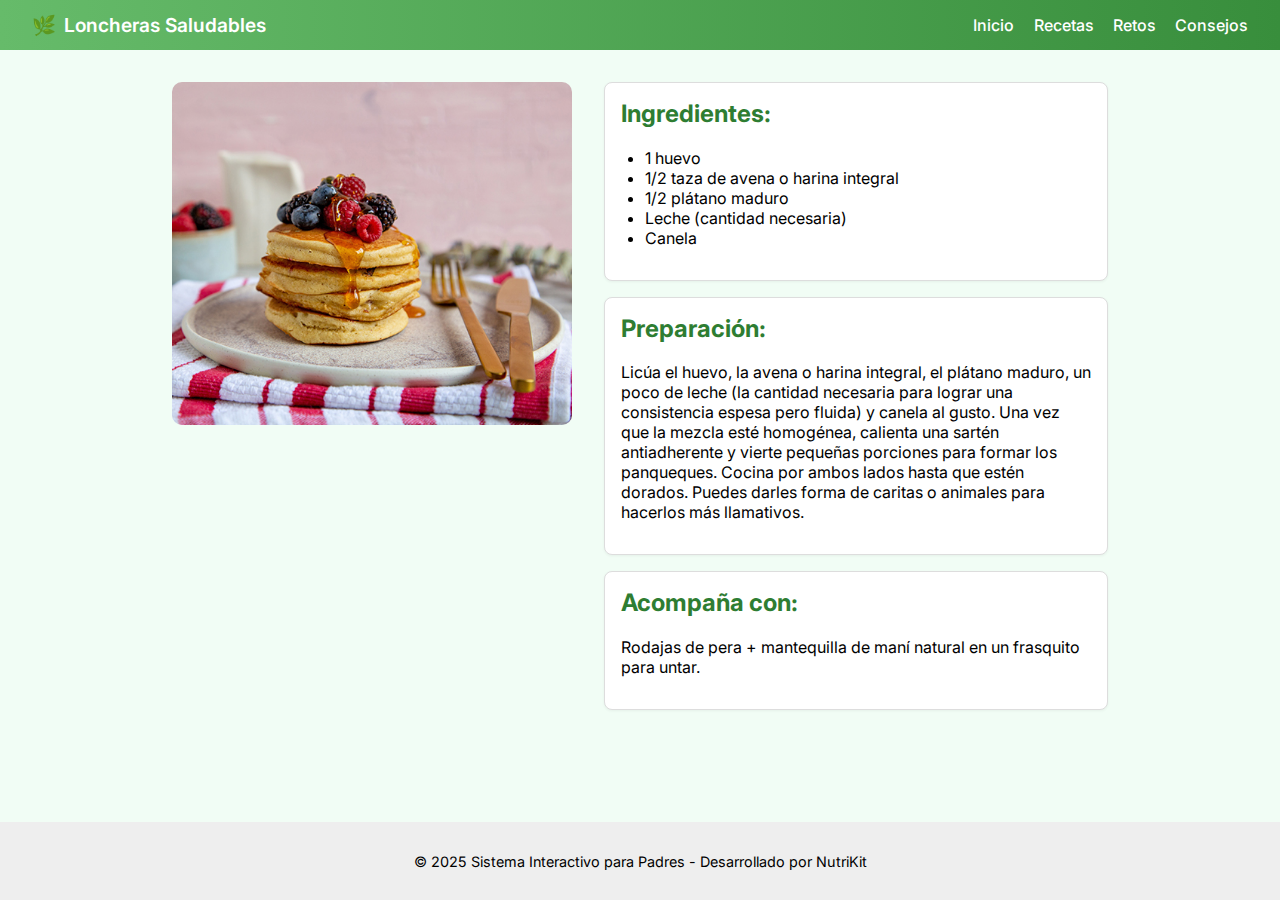
<file: panqueques.html>
<!DOCTYPE html>
<html lang="es">
<head>
  <meta charset="UTF-8" />
  <meta name="viewport" content="width=device-width, initial-scale=1.0"/>
  <title>Panqueques integrales</title>
  <link href="https://fonts.googleapis.com/css2?family=Inter:wght@400;600&display=swap" rel="stylesheet">
  <style>
    * {
      box-sizing: border-box;
    }

    body {
      font-family: 'Inter', sans-serif;
      margin: 0;
      padding: 0;
      background-color: #f1fdf5;
      display: flex;
      flex-direction: column;
      min-height: 100vh;
    }

    /* NAVBAR */
    nav {
      background: linear-gradient(to right, #66bb6a, #388e3c);
      color: white;
      padding: 0.8rem 2rem;
      display: flex;
      justify-content: space-between;
      align-items: center;
    }

    nav .logo {
      display: flex;
      align-items: center;
      font-size: 1.2rem;
      font-weight: 600;
    }

    nav .logo::before {
      content: "🌿";
      margin-right: 0.5rem;
    }

    nav ul {
      list-style: none;
      display: flex;
      gap: 1.2rem;
      margin: 0;
      padding: 0;
    }

    nav ul li a {
      color: white;
      text-decoration: none;
      font-weight: 500;
      transition: color 0.3s;
    }

    nav ul li a:hover {
      color: #dcedc8;
    }

    /* CONTENIDO DE RECETA */
    .receta-contenido {
      display: flex;
      flex-direction: row;
      align-items: flex-start;
      gap: 2rem;
      padding: 2rem;
      max-width: 1000px;
      margin: auto;
      flex: 1;
    }

    .receta-contenido img {
      width: 45%;
      max-width: 400px;
      max-height: 400px;
      border-radius: 10px;
      object-fit: cover;
    }

    .receta-info {
      flex: 1;
      display: flex;
      flex-direction: column;
      gap: 1rem;
    }

    .recuadro {
      background-color: #fff;
      border: 1px solid #ddd;
      padding: 1rem;
      border-radius: 8px;
      box-shadow: 0 1px 3px rgba(0,0,0,0.05);
    }

    .recuadro h2 {
      margin-top: 0;
      color: #2e7d32;
    }

    ul {
      padding-left: 1.5rem;
    }

    /* FOOTER */
    footer {
      background-color: #eee;
      text-align: center;
      padding: 1rem;
      font-size: 0.9rem;
    }

    @media screen and (max-width: 768px) {
      .receta-contenido {
        flex-direction: column;
        align-items: center;
      }

      .receta-contenido img {
        width: 100%;
        max-height: 300px;
      }

      nav {
        flex-direction: column;
        gap: 0.5rem;
      }

      nav ul {
        flex-wrap: wrap;
        justify-content: center;
      }
    }
  </style>
</head>
<body>

  <!-- NAVBAR -->
  <nav>
    <div class="logo">Loncheras Saludables</div>
    <ul>
      <li><a href="index.html">Inicio</a></li>
      <li><a href="recetas.html">Recetas</a></li>
      <li><a href="retos.html">Retos</a></li>
      <li><a href="consejos.html">Consejos</a></li>
    </ul>
  </nav>

  <!-- CONTENIDO DE LA RECETA -->
  <main class="receta-contenido">
    <img src="img/recetas/pancake.jpg" alt="Panqueques" />

    <div class="receta-info">
      <div class="recuadro">
        <h2>Ingredientes:</h2>
        <ul>
          <li>1 huevo</li>
          <li>1/2 taza de avena o harina integral</li>
          <li>1/2 plátano maduro</li>
          <li>Leche (cantidad necesaria)</li>
          <li>Canela</li>
        </ul>
      </div>

      <div class="recuadro">
        <h2>Preparación:</h2>
        <p>
          Licúa el huevo, la avena o harina integral, el plátano maduro, 
          un poco de leche (la cantidad necesaria para lograr una consistencia 
          espesa pero fluida) y canela al gusto. Una vez que la mezcla esté homogénea, 
          calienta una sartén antiadherente y vierte pequeñas porciones para formar los 
          panqueques. Cocina por ambos lados hasta que estén dorados. Puedes darles forma 
          de caritas o animales para hacerlos más llamativos.
        </p>
      </div>

      <div class="recuadro">
        <h2>Acompaña con:</h2>
        <p>
          Rodajas de pera + mantequilla de maní natural en un frasquito para untar.
        </p>
      </div>
    </div>
  </main>

  <!-- FOOTER -->
  <footer>
    <p>© 2025 Sistema Interactivo para Padres - Desarrollado por NutriKit</p>
  </footer>

</body>
</html>
</file>
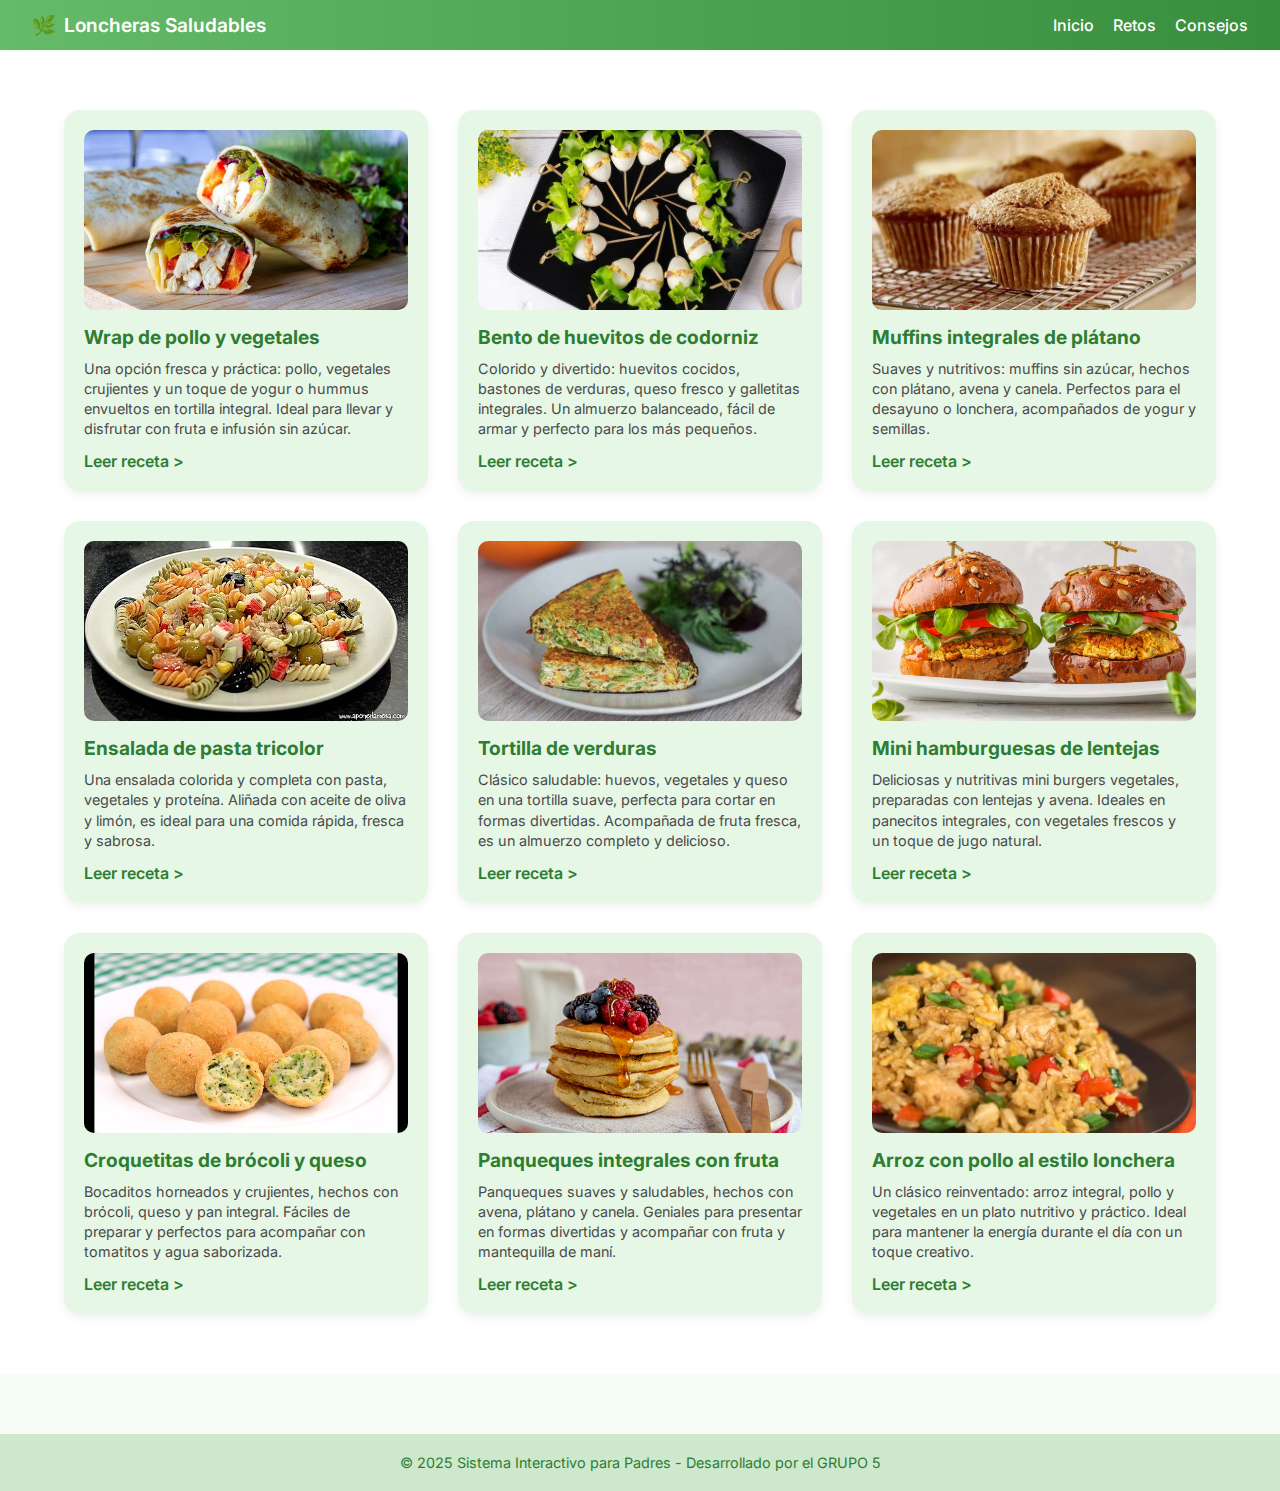
<file: recetas.html>
<!DOCTYPE html>
<html lang="es">
<head>
  <meta charset="UTF-8" />
  <meta name="viewport" content="width=device-width, initial-scale=1" />
  <title>Recetas Saludables</title>
  <link rel="stylesheet" href="stirecetas.css" />
  <link rel="preconnect" href="https://fonts.googleapis.com" />
  <link rel="preconnect" href="https://fonts.gstatic.com" crossorigin />
  <link href="https://fonts.googleapis.com/css2?family=Inter:wght@400;700&display=swap" rel="stylesheet" />
</head>
<body>
  
  <!-- NAVBAR -->
  <nav>
    <div class="logo">Loncheras Saludables</div>
    <ul>
      <li><a href="index.html">Inicio</a></li>
      <li><a href="retos.html">Retos</a></li>
      <li><a href="consejos.html">Consejos</a></li>
    </ul>
  </nav>

  <section class="recetas-container">

    <div class="receta">
      <img src="img/recetas/wrappollo.jpg" alt="Wrap de pollo y vegetales" />
      <h2>Wrap de pollo y vegetales</h2>
      <p class="descripcion">
        Una opción fresca y práctica: pollo, vegetales crujientes y un toque de yogur o hummus envueltos en tortilla integral. Ideal para llevar y disfrutar con fruta e infusión sin azúcar.
      </p>
      <a href="wrapdepollo.html" class="btn-leer-receta">Leer receta</a>
    </div>

    <div class="receta">
      <img src="img/recetas/bento.jpg" alt="Bento de huevitos de codorniz" />
      <h2>Bento de huevitos de codorniz</h2>
      <p class="descripcion">
        Colorido y divertido: huevitos cocidos, bastones de verduras, queso fresco y galletitas integrales. Un almuerzo balanceado, fácil de armar y perfecto para los más pequeños.
      </p>
      <a href="bentocodorniz.html" class="btn-leer-receta">Leer receta</a>
    </div>

    <div class="receta">
      <img src="img/recetas/muffins.jpg" alt="Muffins integrales de plátano" />
      <h2>Muffins integrales de plátano</h2>
      <p class="descripcion">
        Suaves y nutritivos: muffins sin azúcar, hechos con plátano, avena y canela. Perfectos para el desayuno o lonchera, acompañados de yogur y semillas.
      </p>
      <a href="muffinsdeplatano.html" class="btn-leer-receta">Leer receta</a>
    </div>

    <div class="receta">
      <img src="img/recetas/ensalada.jpg" alt="Ensalada de pasta tricolor" />
      <h2>Ensalada de pasta tricolor</h2>
      <p class="descripcion">
        Una ensalada colorida y completa con pasta, vegetales y proteína. Aliñada con aceite de oliva y limón, es ideal para una comida rápida, fresca y sabrosa.
      </p>
      <a href="ensaladapastatricolor.html" class="btn-leer-receta">Leer receta</a>
    </div>

    <div class="receta">
      <img src="img/recetas/Tortilla.jpg" alt="Tortilla de verduras" />
      <h2>Tortilla de verduras</h2>
      <p class="descripcion">
        Clásico saludable: huevos, vegetales y queso en una tortilla suave, perfecta para cortar en formas divertidas. Acompañada de fruta fresca, es un almuerzo completo y delicioso.
      </p>
      <a href="tortilladeverduras.html" class="btn-leer-receta">Leer receta</a>
    </div>

    <div class="receta">
      <img src="img/recetas/hamburguesas.jpg" alt="Mini hamburguesas de lentejas" />
      <h2>Mini hamburguesas de lentejas</h2>
      <p class="descripcion">
        Deliciosas y nutritivas mini burgers vegetales, preparadas con lentejas y avena. Ideales en panecitos integrales, con vegetales frescos y un toque de jugo natural.
      </p>
      <a href="hamburguesaslentejas.html" class="btn-leer-receta">Leer receta</a>
    </div>

    <div class="receta">
      <img src="img/recetas/croquetas.jpg" alt="Croquetitas de brócoli y queso" />
      <h2>Croquetitas de brócoli y queso</h2>
      <p class="descripcion">
        Bocaditos horneados y crujientes, hechos con brócoli, queso y pan integral. Fáciles de preparar y perfectos para acompañar con tomatitos y agua saborizada.
      </p>
      <a href="croquetasbrocoli.html" class="btn-leer-receta">Leer receta</a>
    </div>

    <div class="receta">
      <img src="img/recetas/pancake.jpg" alt="Panqueques integrales con fruta" />
      <h2>Panqueques integrales con fruta</h2>
      <p class="descripcion">
        Panqueques suaves y saludables, hechos con avena, plátano y canela. Geniales para presentar en formas divertidas y acompañar con fruta y mantequilla de maní.
      </p>
      <a href="panqueques.html" class="btn-leer-receta">Leer receta</a>
    </div>

    <div class="receta">
      <img src="img/recetas/arroz.jpg" alt="Arroz con pollo al estilo lonchera" />
      <h2>Arroz con pollo al estilo lonchera</h2>
      <p class="descripcion">
        Un clásico reinventado: arroz integral, pollo y vegetales en un plato nutritivo y práctico. Ideal para mantener la energía durante el día con un toque creativo.
      </p>
      <a href="arrozconpollo.html" class="btn-leer-receta">Leer receta</a>
    </div>

  </section>

  <footer>
    <p>© 2025 Sistema Interactivo para Padres - Desarrollado por el GRUPO 5</p>
  </footer>

</body>
</html>
</file>
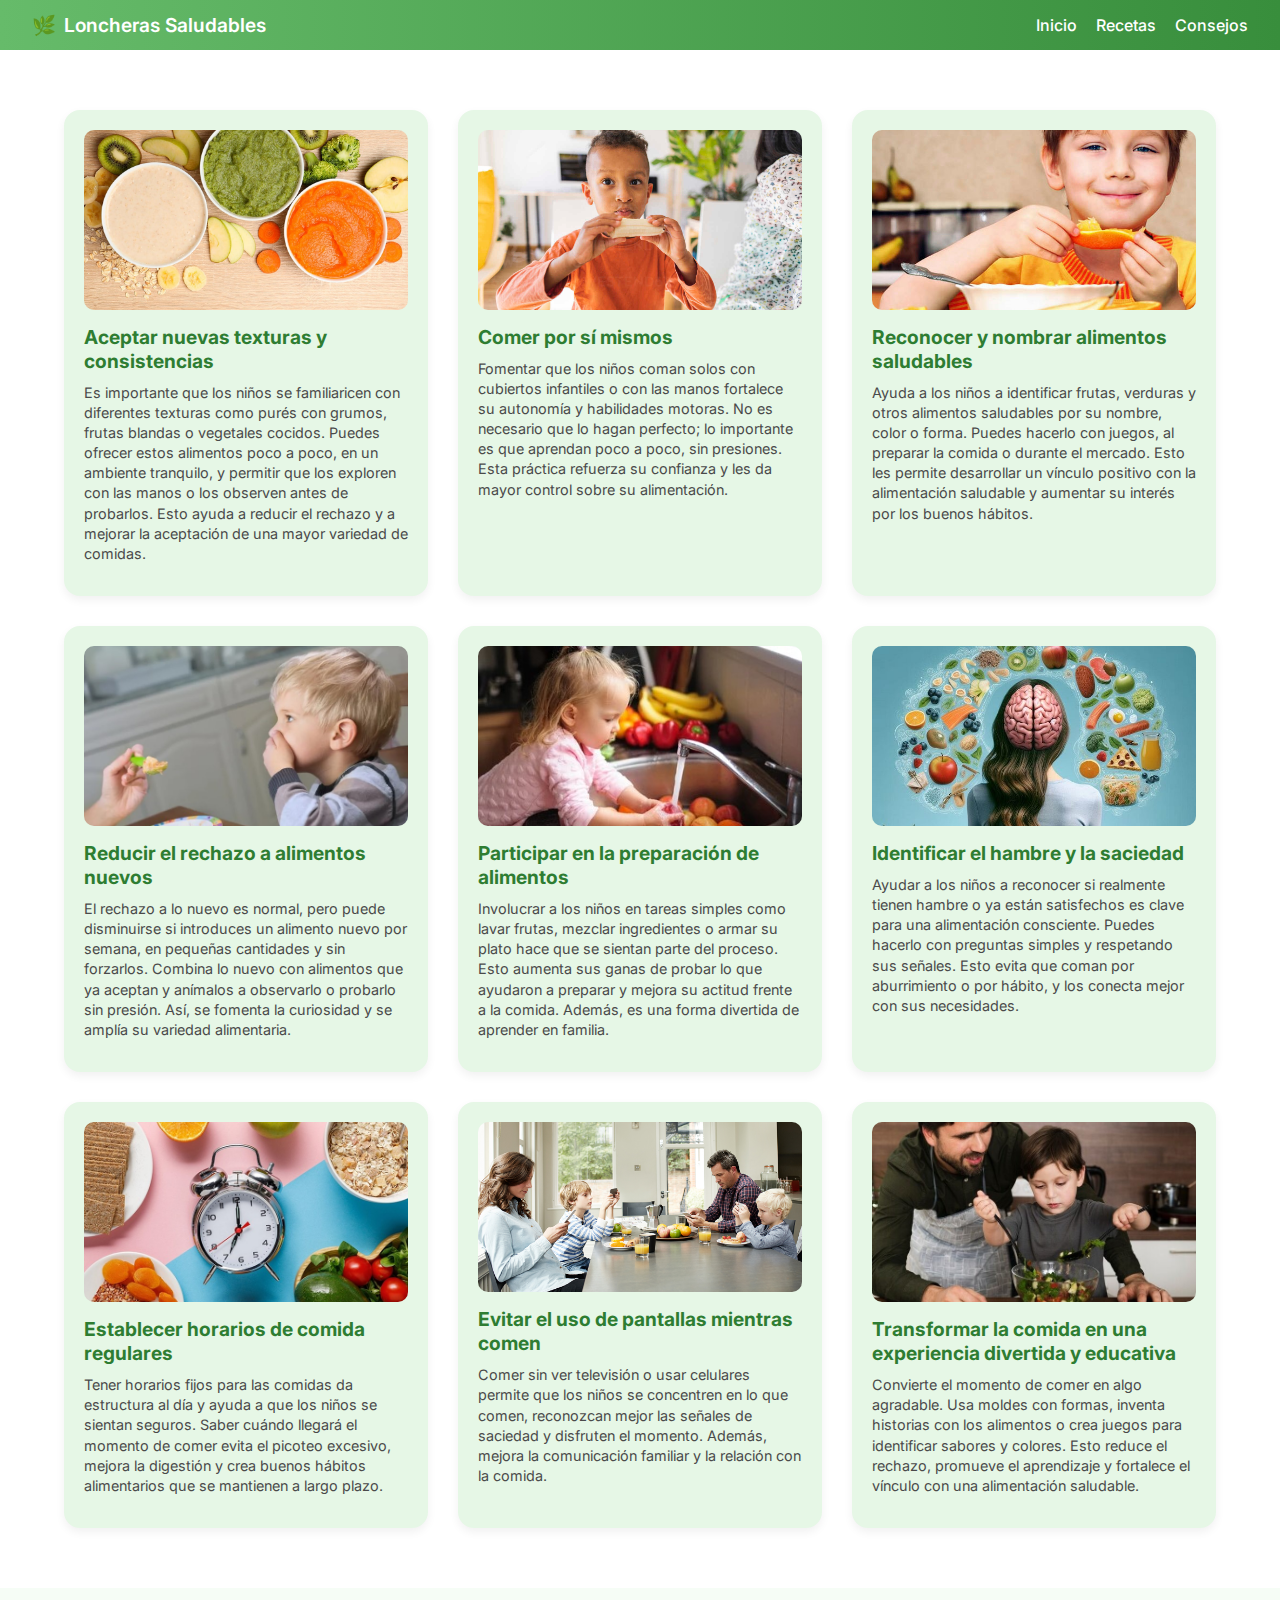
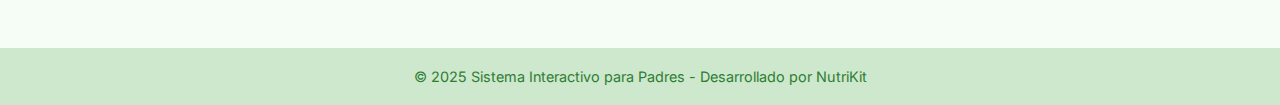
<file: retos.html>
<!DOCTYPE html>
<html lang="es">
<head>
  <meta charset="UTF-8" />
  <meta name="viewport" content="width=device-width, initial-scale=1" />
  <title>Retos Saludables</title>
  <link rel="stylesheet" href="stirecetas.css" />
  <link rel="preconnect" href="https://fonts.googleapis.com" />
  <link rel="preconnect" href="https://fonts.gstatic.com" crossorigin />
  <link href="https://fonts.googleapis.com/css2?family=Inter:wght@400;700&display=swap" rel="stylesheet" />
</head>
<body>
  
  <!-- NAVBAR -->
  <nav>
    <div class="logo">Loncheras Saludables</div>
    <ul>
      <li><a href="index.html">Inicio</a></li>
      <li><a href="recetas.html">Recetas</a></li>
      <li><a href="consejos.html">Consejos</a></li>
    </ul>
  </nav>

  <section class="recetas-container">

    <div class="receta">
      <img src="img/retos/img1.jpg" alt="Hidratación adecuada" />
      <h2>Aceptar nuevas texturas y consistencias</h2>
      <p class="descripcion">
        Es importante que los niños se familiaricen con diferentes texturas como purés con 
        grumos, frutas blandas o vegetales cocidos. Puedes ofrecer estos alimentos poco a poco, 
        en un ambiente tranquilo, y permitir que los exploren con las manos o los observen antes 
        de probarlos. Esto ayuda a reducir el rechazo y a mejorar la aceptación de una mayor variedad 
        de comidas.
      </p>
    </div>

    <div class="receta">
      <img src="img/retos/img2.jpg" alt="Loncheras coloridas" />
      <h2>Comer por sí mismos</h2>
      <p class="descripcion">
        Fomentar que los niños coman solos con cubiertos infantiles o con las manos fortalece su autonomía 
        y habilidades motoras. No es necesario que lo hagan perfecto; lo importante es que aprendan poco a poco, 
        sin presiones. Esta práctica refuerza su confianza y les da mayor control sobre su alimentación.
      </p>
    </div>

    <div class="receta">
      <img src="img/retos/img3.jpg" alt="Planificación semanal" />
      <h2>Reconocer y nombrar alimentos saludables</h2>
      <p class="descripcion">
        Ayuda a los niños a identificar frutas, verduras y otros alimentos saludables por su nombre, color o forma. 
        Puedes hacerlo con juegos, al preparar la comida o durante el mercado. Esto les permite desarrollar un vínculo 
        positivo con la alimentación saludable y aumentar su interés por los buenos hábitos.
      </p>
    </div>

    <div class="receta">
      <img src="img/retos/img4.jpg" alt="Planificación semanal" />
      <h2>Reducir el rechazo a alimentos nuevos</h2>
      <p class="descripcion">
        El rechazo a lo nuevo es normal, pero puede disminuirse si introduces un alimento nuevo por semana, en pequeñas 
        cantidades y sin forzarlos. Combina lo nuevo con alimentos que ya aceptan y anímalos a observarlo o probarlo sin presión. 
        Así, se fomenta la curiosidad y se amplía su variedad alimentaria.
      </p>
    </div> 

    <div class="receta">
      <img src="img/retos/img5.jpg" alt="Planificación semanal" />
      <h2>Participar en la preparación de alimentos</h2>
      <p class="descripcion">
        Involucrar a los niños en tareas simples como lavar frutas, mezclar ingredientes o armar su plato hace que se sientan parte 
        del proceso. Esto aumenta sus ganas de probar lo que ayudaron a preparar y mejora su actitud frente a la comida. Además, es una 
        forma divertida de aprender en familia.
      </p>
    </div> 

    <div class="receta">
      <img src="img/retos/img6.jpg" alt="Planificación semanal" />
      <h2>Identificar el hambre y la saciedad</h2>
      <p class="descripcion">
        Ayudar a los niños a reconocer si realmente tienen hambre o ya están satisfechos es clave para una alimentación consciente. Puedes 
        hacerlo con preguntas simples y respetando sus señales. Esto evita que coman por aburrimiento o por hábito, y los conecta mejor con 
        sus necesidades.
      </p>
    </div> 

    <div class="receta">
      <img src="img/retos/img7.jpg" alt="Planificación semanal" />
      <h2>Establecer horarios de comida regulares</h2>
      <p class="descripcion">
        Tener horarios fijos para las comidas da estructura al día y ayuda a que los niños se sientan seguros. Saber cuándo llegará el momento de 
        comer evita el picoteo excesivo, mejora la digestión y crea buenos hábitos alimentarios que se mantienen a largo plazo.
      </p>
    </div> 

    <div class="receta">
      <img src="img/retos/img8.jpg" alt="Planificación semanal" />
      <h2>Evitar el uso de pantallas mientras comen</h2>
      <p class="descripcion">
        Comer sin ver televisión o usar celulares permite que los niños se concentren en lo que comen, reconozcan mejor las señales de saciedad y 
        disfruten el momento. Además, mejora la comunicación familiar y la relación con la comida.
      </p>
    </div> 

    <div class="receta">
      <img src="img/retos/img9.jpg" alt="Planificación semanal" />
      <h2>Transformar la comida en una experiencia divertida y educativa</h2>
      <p class="descripcion">
        Convierte el momento de comer en algo agradable. Usa moldes con formas, inventa historias con los alimentos o crea juegos para identificar 
        sabores y colores. Esto reduce el rechazo, promueve el aprendizaje y fortalece el vínculo con una alimentación saludable.
      </p>
    </div> 

    <!-- Agrega más consejos aquí con el mismo formato -->

  </section>

  <footer>
    <p>© 2025 Sistema Interactivo para Padres - Desarrollado por NutriKit</p>
  </footer>

</body>
</html>
</file>
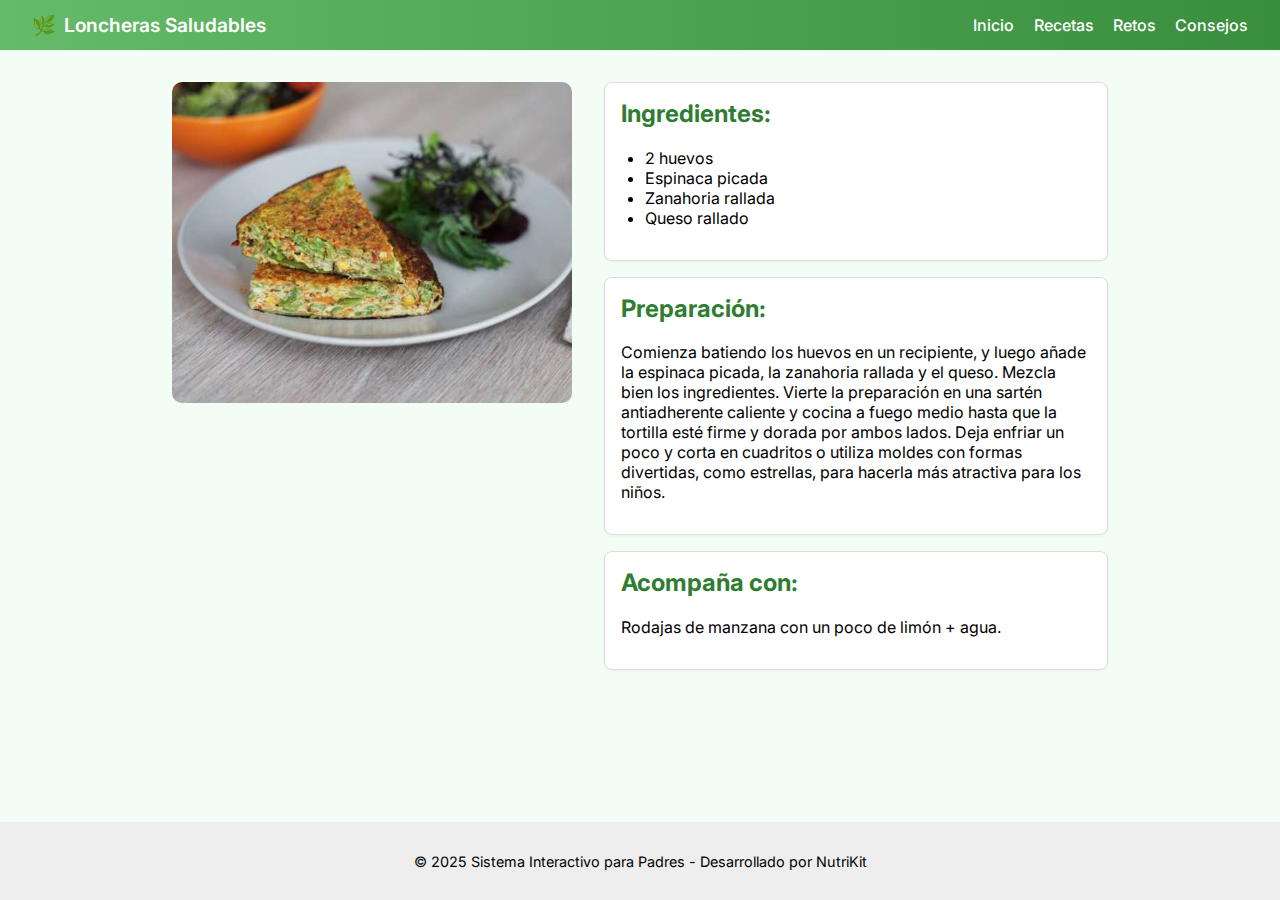
<file: tortilladeverduras.html>
<!DOCTYPE html>
<html lang="es">
<head>
  <meta charset="UTF-8" />
  <meta name="viewport" content="width=device-width, initial-scale=1.0"/>
  <title>Tortilla de verduras</title>
  <link href="https://fonts.googleapis.com/css2?family=Inter:wght@400;600&display=swap" rel="stylesheet">
  <style>
    * {
      box-sizing: border-box;
    }

    body {
      font-family: 'Inter', sans-serif;
      margin: 0;
      padding: 0;
      background-color: #f1fdf5;
      display: flex;
      flex-direction: column;
      min-height: 100vh;
    }

    /* NAVBAR */
    nav {
      background: linear-gradient(to right, #66bb6a, #388e3c);
      color: white;
      padding: 0.8rem 2rem;
      display: flex;
      justify-content: space-between;
      align-items: center;
    }

    nav .logo {
      display: flex;
      align-items: center;
      font-size: 1.2rem;
      font-weight: 600;
    }

    nav .logo::before {
      content: "🌿";
      margin-right: 0.5rem;
    }

    nav ul {
      list-style: none;
      display: flex;
      gap: 1.2rem;
      margin: 0;
      padding: 0;
    }

    nav ul li a {
      color: white;
      text-decoration: none;
      font-weight: 500;
      transition: color 0.3s;
    }

    nav ul li a:hover {
      color: #dcedc8;
    }

    /* CONTENIDO DE RECETA */
    .receta-contenido {
      display: flex;
      flex-direction: row;
      align-items: flex-start;
      gap: 2rem;
      padding: 2rem;
      max-width: 1000px;
      margin: auto;
      flex: 1;
    }

    .receta-contenido img {
      width: 45%;
      max-width: 400px;
      max-height: 400px;
      border-radius: 10px;
      object-fit: cover;
    }

    .receta-info {
      flex: 1;
      display: flex;
      flex-direction: column;
      gap: 1rem;
    }

    .recuadro {
      background-color: #fff;
      border: 1px solid #ddd;
      padding: 1rem;
      border-radius: 8px;
      box-shadow: 0 1px 3px rgba(0,0,0,0.05);
    }

    .recuadro h2 {
      margin-top: 0;
      color: #2e7d32;
    }

    ul {
      padding-left: 1.5rem;
    }

    /* FOOTER */
    footer {
      background-color: #eee;
      text-align: center;
      padding: 1rem;
      font-size: 0.9rem;
    }

    @media screen and (max-width: 768px) {
      .receta-contenido {
        flex-direction: column;
        align-items: center;
      }

      .receta-contenido img {
        width: 100%;
        max-height: 300px;
      }

      nav {
        flex-direction: column;
        gap: 0.5rem;
      }

      nav ul {
        flex-wrap: wrap;
        justify-content: center;
      }
    }
  </style>
</head>
<body>

  <!-- NAVBAR -->
  <nav>
    <div class="logo">Loncheras Saludables</div>
    <ul>
      <li><a href="index.html">Inicio</a></li>
      <li><a href="recetas.html">Recetas</a></li>
      <li><a href="retos.html">Retos</a></li>
      <li><a href="consejos.html">Consejos</a></li>
    </ul>
  </nav>

  <!-- CONTENIDO DE LA RECETA -->
  <main class="receta-contenido">
    <img src="img/recetas/Tortilla.jpg" alt="tortilla" />

    <div class="receta-info">
      <div class="recuadro">
        <h2>Ingredientes:</h2>
        <ul>
          <li>2 huevos</li>
          <li>Espinaca picada</li>
          <li>Zanahoria rallada</li>
          <li>Queso rallado</li>
        </ul>
      </div>

      <div class="recuadro">
        <h2>Preparación:</h2>
        <p>
          Comienza batiendo los huevos en un recipiente, y luego añade 
          la espinaca picada, la zanahoria rallada y el queso. Mezcla bien 
          los ingredientes. Vierte la preparación en una sartén antiadherente 
          caliente y cocina a fuego medio hasta que la tortilla esté firme y 
          dorada por ambos lados. Deja enfriar un poco y corta en cuadritos o 
          utiliza moldes con formas divertidas, como estrellas, para hacerla más
            atractiva para los niños.
        </p>
      </div>

      <div class="recuadro">
        <h2>Acompaña con:</h2>
        <p>
          Rodajas de manzana con un poco de limón + agua.
        </p>
      </div>
    </div>
  </main>

  <!-- FOOTER -->
  <footer>
    <p>© 2025 Sistema Interactivo para Padres - Desarrollado por NutriKit</p>
  </footer>

</body>
</html>
</file>
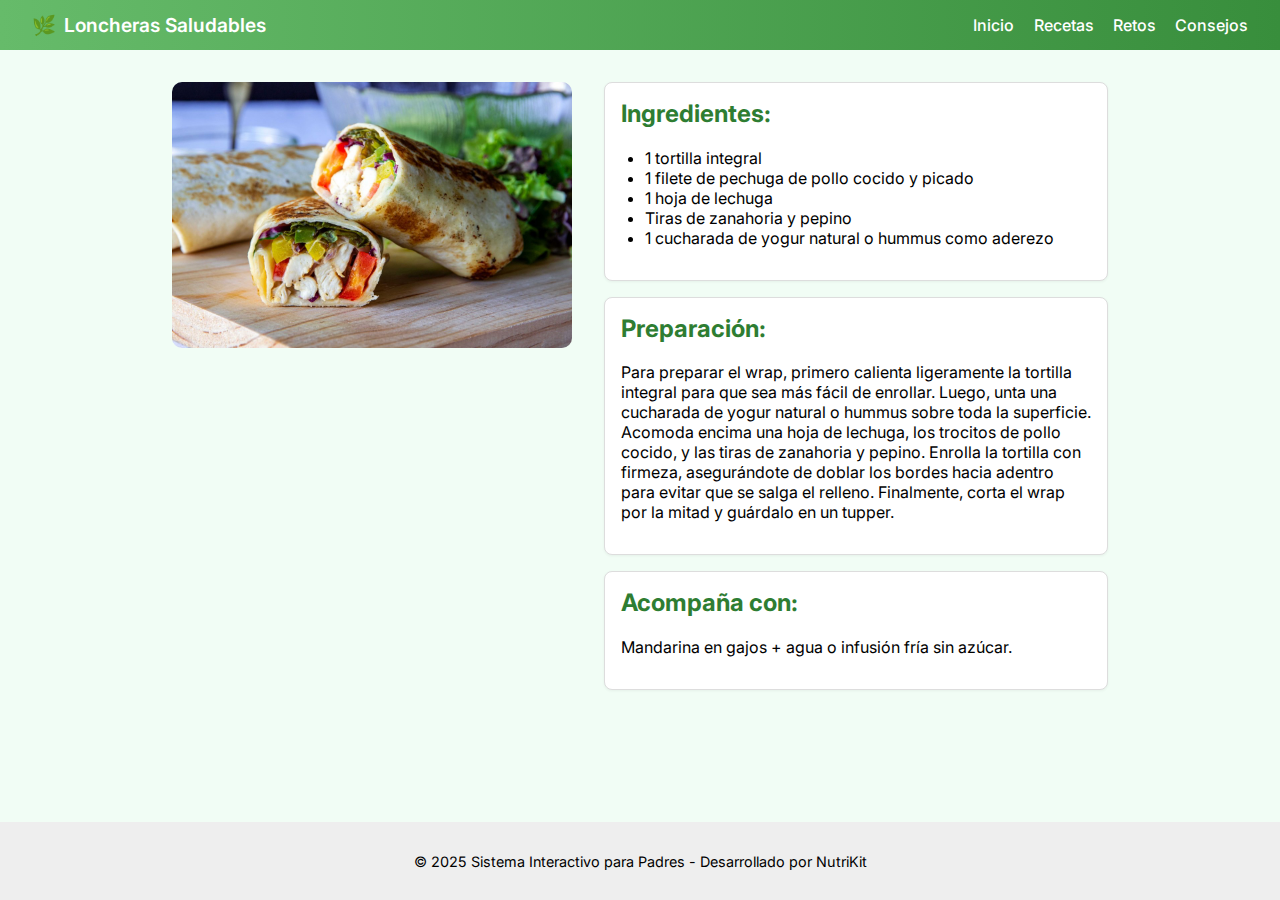
<file: wrapdepollo.html>
<!DOCTYPE html>
<html lang="es">
<head>
  <meta charset="UTF-8" />
  <meta name="viewport" content="width=device-width, initial-scale=1.0"/>
  <title>Wrap de pollo y vegetales</title>
  <link href="https://fonts.googleapis.com/css2?family=Inter:wght@400;600&display=swap" rel="stylesheet">
  <style>
    * {
      box-sizing: border-box;
    }

    body {
      font-family: 'Inter', sans-serif;
      margin: 0;
      padding: 0;
      background-color: #f1fdf5;
      display: flex;
      flex-direction: column;
      min-height: 100vh;
    }

    /* NAVBAR */
    nav {
      background: linear-gradient(to right, #66bb6a, #388e3c);
      color: white;
      padding: 0.8rem 2rem;
      display: flex;
      justify-content: space-between;
      align-items: center;
    }

    nav .logo {
      display: flex;
      align-items: center;
      font-size: 1.2rem;
      font-weight: 600;
    }

    nav .logo::before {
      content: "🌿";
      margin-right: 0.5rem;
    }

    nav ul {
      list-style: none;
      display: flex;
      gap: 1.2rem;
      margin: 0;
      padding: 0;
    }

    nav ul li a {
      color: white;
      text-decoration: none;
      font-weight: 500;
      transition: color 0.3s;
    }

    nav ul li a:hover {
      color: #dcedc8;
    }

    /* CONTENIDO DE RECETA */
    .receta-contenido {
      display: flex;
      flex-direction: row;
      align-items: flex-start;
      gap: 2rem;
      padding: 2rem;
      max-width: 1000px;
      margin: auto;
      flex: 1;
    }

    .receta-contenido img {
      width: 45%;
      max-width: 400px;
      max-height: 400px;
      border-radius: 10px;
      object-fit: cover;
    }

    .receta-info {
      flex: 1;
      display: flex;
      flex-direction: column;
      gap: 1rem;
    }

    .recuadro {
      background-color: #fff;
      border: 1px solid #ddd;
      padding: 1rem;
      border-radius: 8px;
      box-shadow: 0 1px 3px rgba(0,0,0,0.05);
    }

    .recuadro h2 {
      margin-top: 0;
      color: #2e7d32;
    }

    ul {
      padding-left: 1.5rem;
    }

    /* FOOTER */
    footer {
      background-color: #eee;
      text-align: center;
      padding: 1rem;
      font-size: 0.9rem;
    }

    @media screen and (max-width: 768px) {
      .receta-contenido {
        flex-direction: column;
        align-items: center;
      }

      .receta-contenido img {
        width: 100%;
        max-height: 300px;
      }

      nav {
        flex-direction: column;
        gap: 0.5rem;
      }

      nav ul {
        flex-wrap: wrap;
        justify-content: center;
      }
    }
  </style>
</head>
<body>

  <!-- NAVBAR -->
  <nav>
    <div class="logo">Loncheras Saludables</div>
    <ul>
      <li><a href="index.html">Inicio</a></li>
      <li><a href="recetas.html">Recetas</a></li>
      <li><a href="retos.html">Retos</a></li>
      <li><a href="consejos.html">Consejos</a></li>
    </ul>
  </nav>

  <!-- CONTENIDO DE LA RECETA -->
  <main class="receta-contenido">
    <img src="img/recetas/wrappollo.jpg" alt="Wrap de pollo y vegetales" />

    <div class="receta-info">
      <div class="recuadro">
        <h2>Ingredientes:</h2>
        <ul>
          <li>1 tortilla integral</li>
          <li>1 filete de pechuga de pollo cocido y picado</li>
          <li>1 hoja de lechuga</li>
          <li>Tiras de zanahoria y pepino</li>
          <li>1 cucharada de yogur natural o hummus como aderezo</li>
        </ul>
      </div>

      <div class="recuadro">
        <h2>Preparación:</h2>
        <p>
          Para preparar el wrap, primero calienta ligeramente la tortilla integral 
          para que sea más fácil de enrollar. Luego, unta una cucharada de yogur natural
           o hummus sobre toda la superficie. Acomoda encima una hoja de lechuga, los trocitos
            de pollo cocido, y las tiras de zanahoria y pepino. Enrolla la tortilla con firmeza,
             asegurándote de doblar los bordes hacia adentro para evitar que se salga el relleno. 
             Finalmente, corta el wrap por la mitad y guárdalo en un tupper.
        </p>
      </div>

      <div class="recuadro">
        <h2>Acompaña con:</h2>
        <p>
          Mandarina en gajos + agua o infusión fría sin azúcar.
        </p>
      </div>
    </div>
  </main>

  <!-- FOOTER -->
  <footer>
    <p>© 2025 Sistema Interactivo para Padres - Desarrollado por NutriKit</p>
  </footer>

</body>
</html>
</file>
<file: estilos.css>
/* Reset y fuente */
* {
  margin: 0;
  padding: 0;
  box-sizing: border-box;
  font-family: 'Inter', sans-serif;
}

/* Cuerpo general */
body {
  background-color: #f6fdf6;
  color: #333;
  line-height: 1.6;
}

/* Sección de introducción */
.introduccion {
  display: flex;
  align-items: center;
  justify-content: space-between;
  padding: 60px 10%;
  background-color: #e0f4e0;
  flex-wrap: wrap;
}

.intro-texto {
  flex: 1 1 400px;
  padding-right: 40px;
}

.intro-texto h1 {
  font-size: 3rem;
  color: #2e7d32;
  margin-bottom: 10px;
}

.intro-texto hr {
  border: 1px solid #2e7d32;
  width: 50px;
  margin-bottom: 20px;
}

.intro-texto p {
  font-size: 1.1rem;
  color: #444;
}

.intro-imagen {
  flex: 1 1 300px;
  text-align: center;
}

.intro-imagen img {
  max-width: 100%;
  height: auto;
  border-radius: 12px;
}

/* Contenedor de tarjetas */
.contenedor-tarjetas {
  display: grid;
  grid-template-columns: repeat(auto-fit, minmax(260px, 1fr));
  gap: 30px;
  padding: 60px 10%;
  background-color: #ffffff;
}

/* Tarjeta como enlace */
a.tarjeta {
  text-decoration: none;
  color: inherit;
  display: block;
  transition: transform 0.3s, box-shadow 0.3s;
}

a.tarjeta:hover {
  transform: scale(1.03);
  box-shadow: 0 8px 16px rgba(0, 0, 0, 0.1);
}

/* Tarjeta */
.tarjeta {
  background-color: #e6f7e6;
  padding: 25px;
  border-radius: 16px;
  text-align: center;
  box-shadow: 0 4px 8px rgba(0,0,0,0.05);
  transition: all 0.3s ease;
}

.tarjeta img {
  max-width: 100%;
  height: 160px;
  object-fit: cover;
  border-radius: 10px;
  margin-bottom: 15px;
}

.tarjeta h2 {
  font-size: 1.4rem;
  color: #2e7d32;
  margin-bottom: 10px;
}

.tarjeta p {
  font-size: 1rem;
  color: #555;
}

/* Pie de página */
footer {
  text-align: center;
  padding: 20px;
  background-color: #cde8cd;
  color: #2e7d32;
  font-size: 0.9rem;
}
</file>
<file: stirecetas.css>
/* Reset y fuente */
* {
  margin: 0;
  padding: 0;
  box-sizing: border-box;
  font-family: 'Inter', sans-serif;
}

/* Fondo general */
body {
  background-color: #f6fdf6;
  color: #333;
}

/* NAVBAR */
nav {
  background: linear-gradient(to right, #66bb6a, #388e3c);
  color: white;
  padding: 0.8rem 2rem;
  display: flex;
  justify-content: space-between;
  align-items: center;
  flex-wrap: wrap;
}

nav .logo {
  display: flex;
  align-items: center;
  font-size: 1.2rem;
  font-weight: 600;
}

nav .logo::before {
  content: "🌿";
  margin-right: 0.5rem;
}

nav ul {
  list-style: none;
  display: flex;
  gap: 1.2rem;
  margin: 0;
  padding: 0;
}

nav ul li a {
  color: white;
  text-decoration: none;
  font-weight: 500;
  transition: color 0.3s;
}

nav ul li a:hover {
  color: #dcedc8;
}

/* Contenedor de recetas responsivo */
.recetas-container {
  padding: 60px 5%;
  display: grid;
  grid-template-columns: repeat(auto-fit, minmax(280px, 1fr));
  gap: 30px;
  background-color: #ffffff;
}

/* Tarjetas de receta */
.receta {
  background-color: #e6f7e6;
  border-radius: 16px;
  padding: 20px;
  text-align: left;
  box-shadow: 0 4px 10px rgba(0,0,0,0.06);
  transition: transform 0.3s, box-shadow 0.3s;
  cursor: pointer;
  display: flex;
  flex-direction: column;
  justify-content: space-between;
  height: 100%;
}

.receta:hover {
  transform: scale(1.03);
  box-shadow: 0 8px 16px rgba(0,0,0,0.1);
}

.receta img {
  width: 100%;
  height: auto;
  max-height: 180px;
  object-fit: cover;
  border-radius: 10px;
  margin-bottom: 15px;
}

.receta h2 {
  font-size: 1.2rem;
  color: #2e7d32;
  margin-bottom: 10px;
}

/* Descripción */
.descripcion {
  font-size: 0.9rem;
  color: #4a4a4a;
  line-height: 1.4;
  margin-bottom: 12px;
  flex-grow: 1;
}

/* Botón Leer receta estilo link */
.btn-leer-receta {
  margin-top: 0;
  padding: 0;
  background: none;
  border: none;
  color: #2e7d32;
  font-size: 1rem;
  cursor: pointer;
  font-weight: 600;
  transition: color 0.3s ease;
  user-select: none;
  text-decoration: none;
}

.btn-leer-receta::after {
  content: " >";
}

.btn-leer-receta:hover {
  color: #276728;
  text-decoration: underline;
}

/* Pie de página */
footer {
  text-align: center;
  padding: 20px;
  background-color: #cde8cd;
  color: #2e7d32;
  font-size: 0.9rem;
  margin-top: 60px;
}

/* MEDIA QUERY para móviles y tablets */
@media screen and (max-width: 768px) {
  nav {
    flex-direction: column;
    align-items: flex-start;
    gap: 0.8rem;
  }

  nav ul {
    flex-direction: column;
    align-items: flex-start;
    gap: 0.6rem;
  }

  .receta {
    height: auto;
  }

  .receta img {
    height: auto;
    max-height: 200px;
  }
}
</file>
